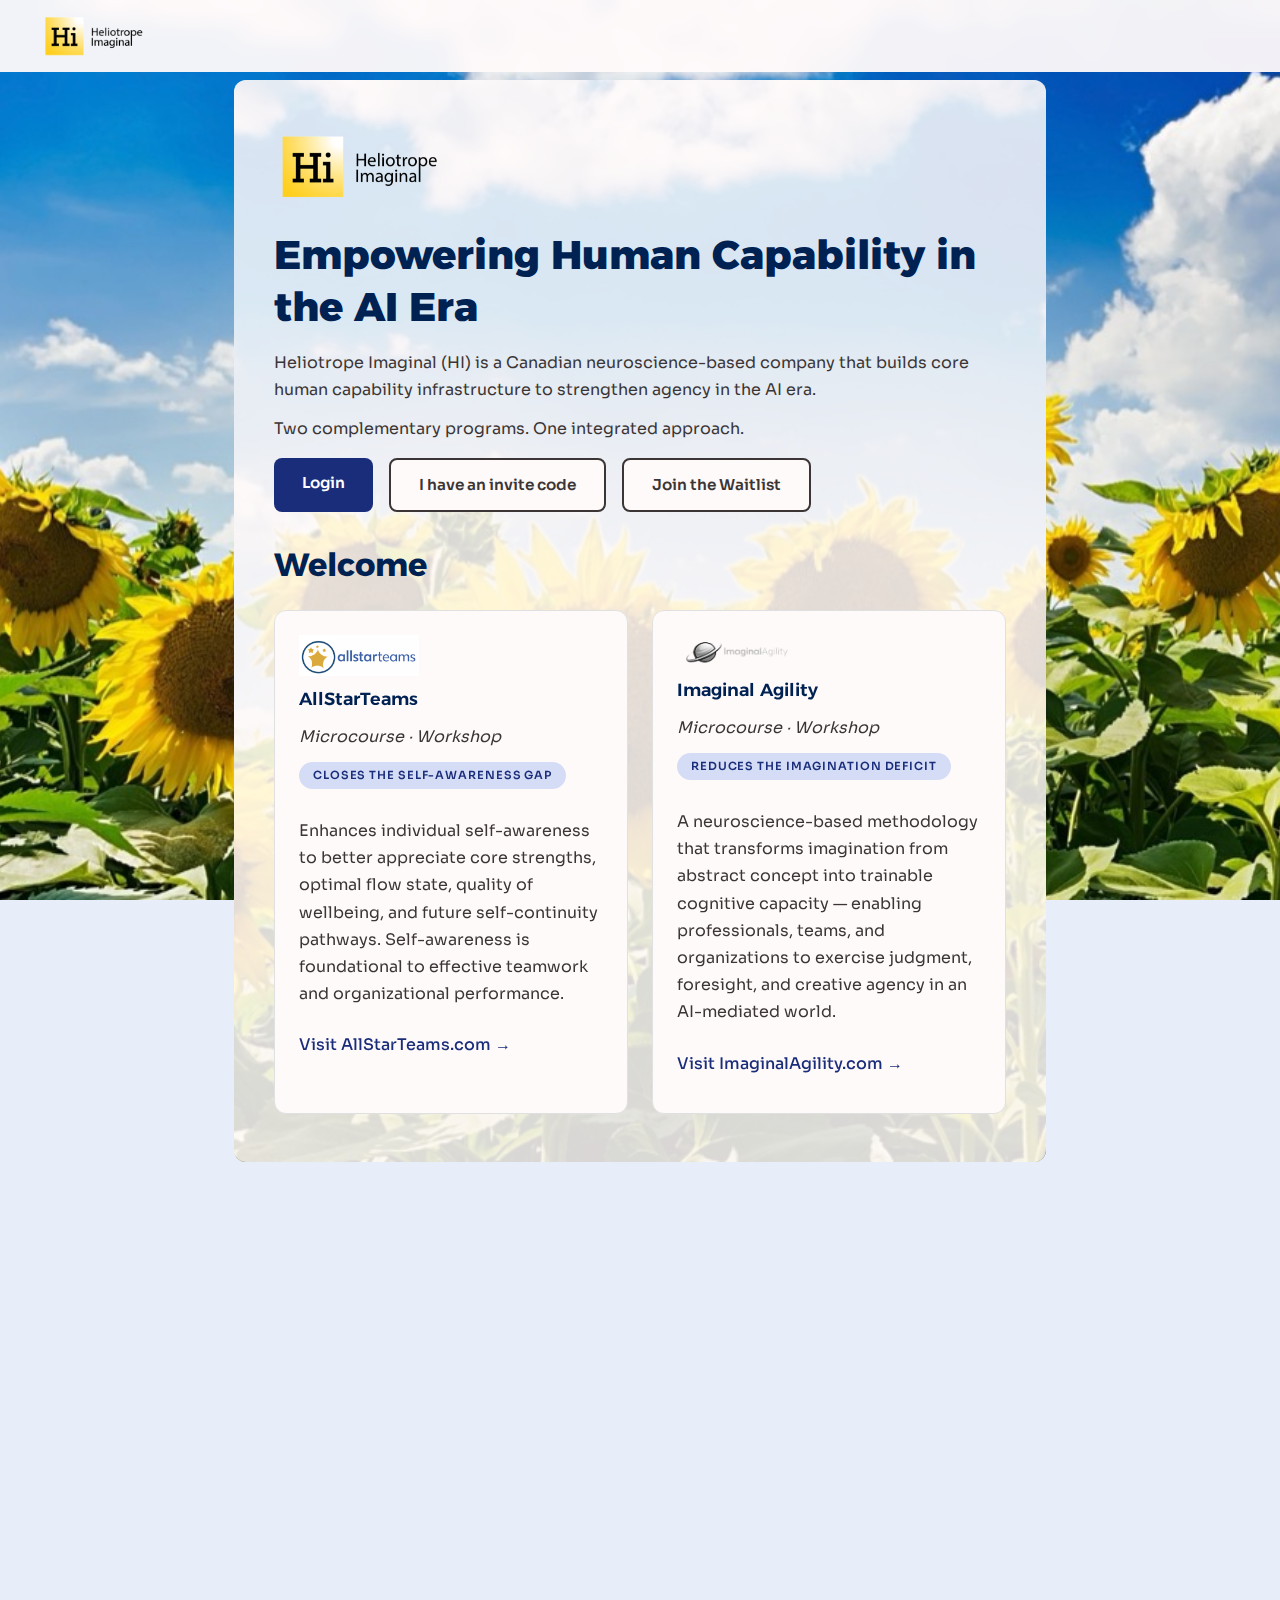
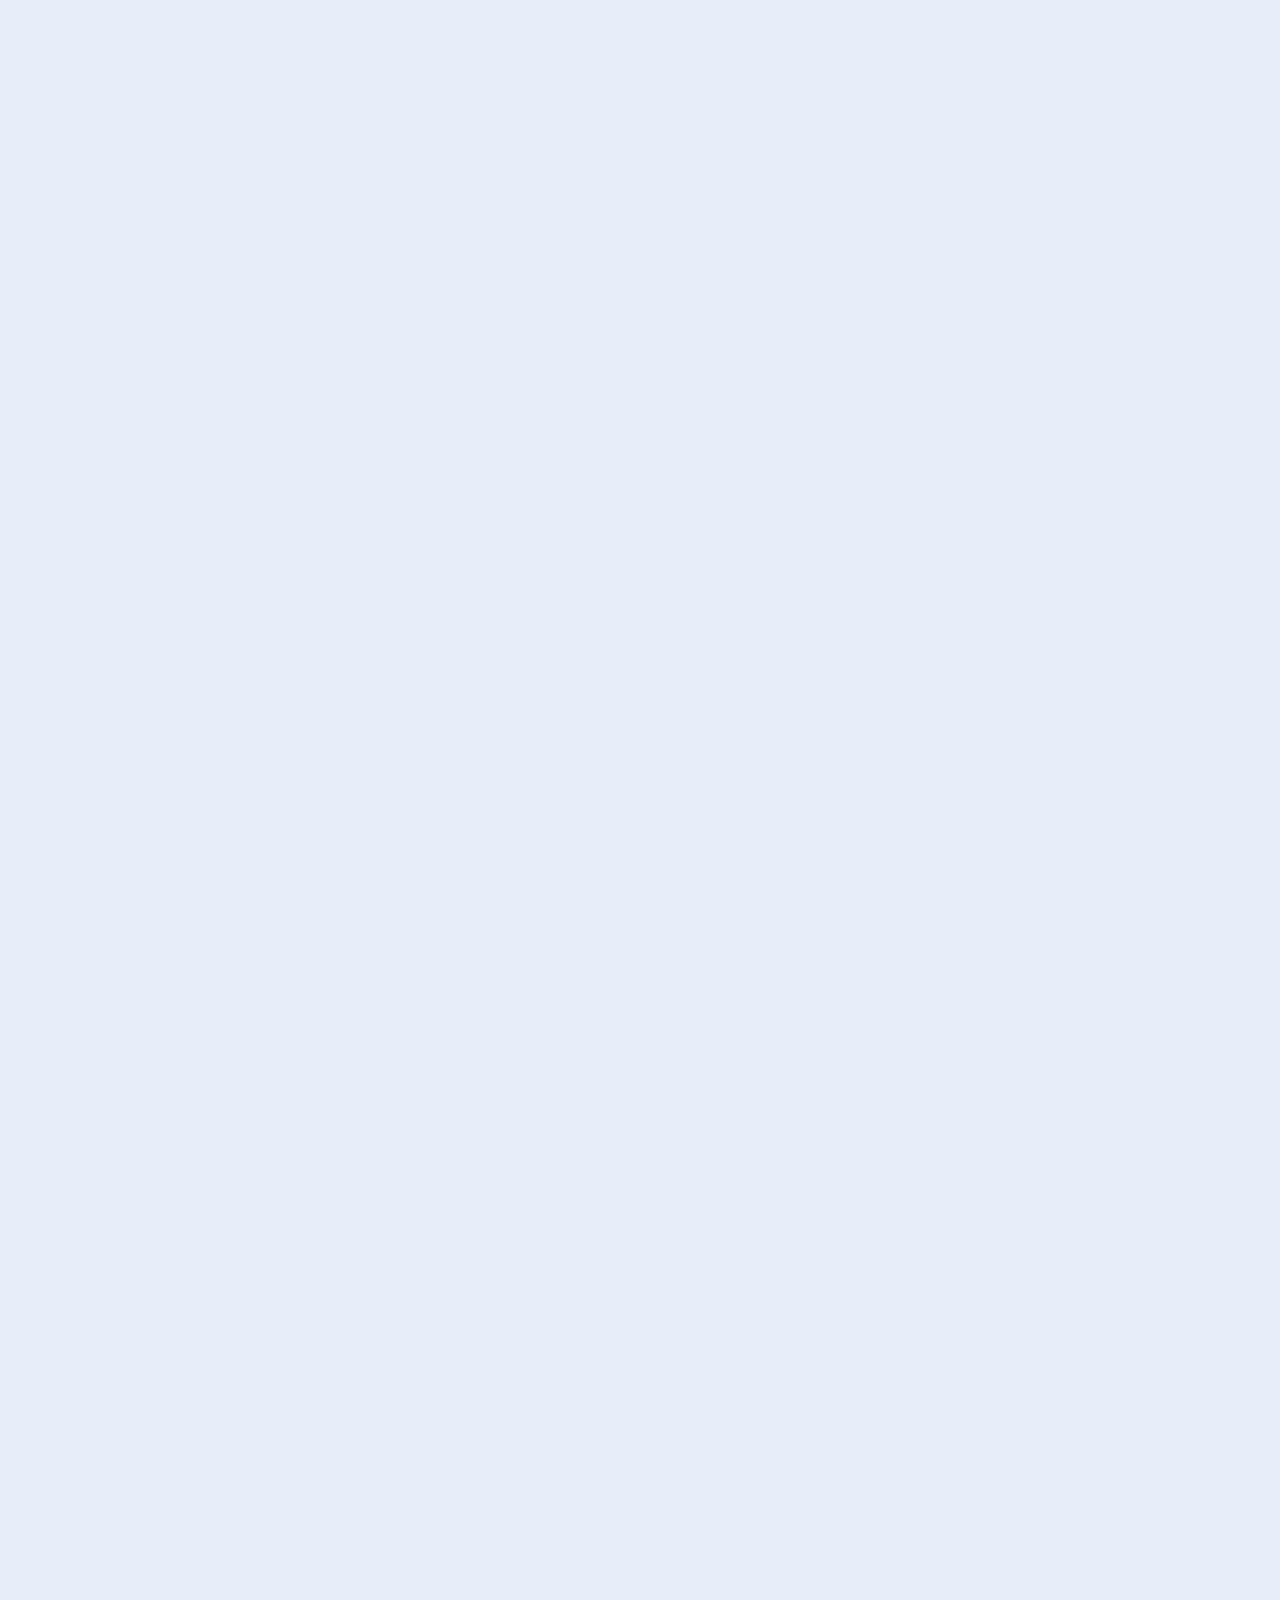
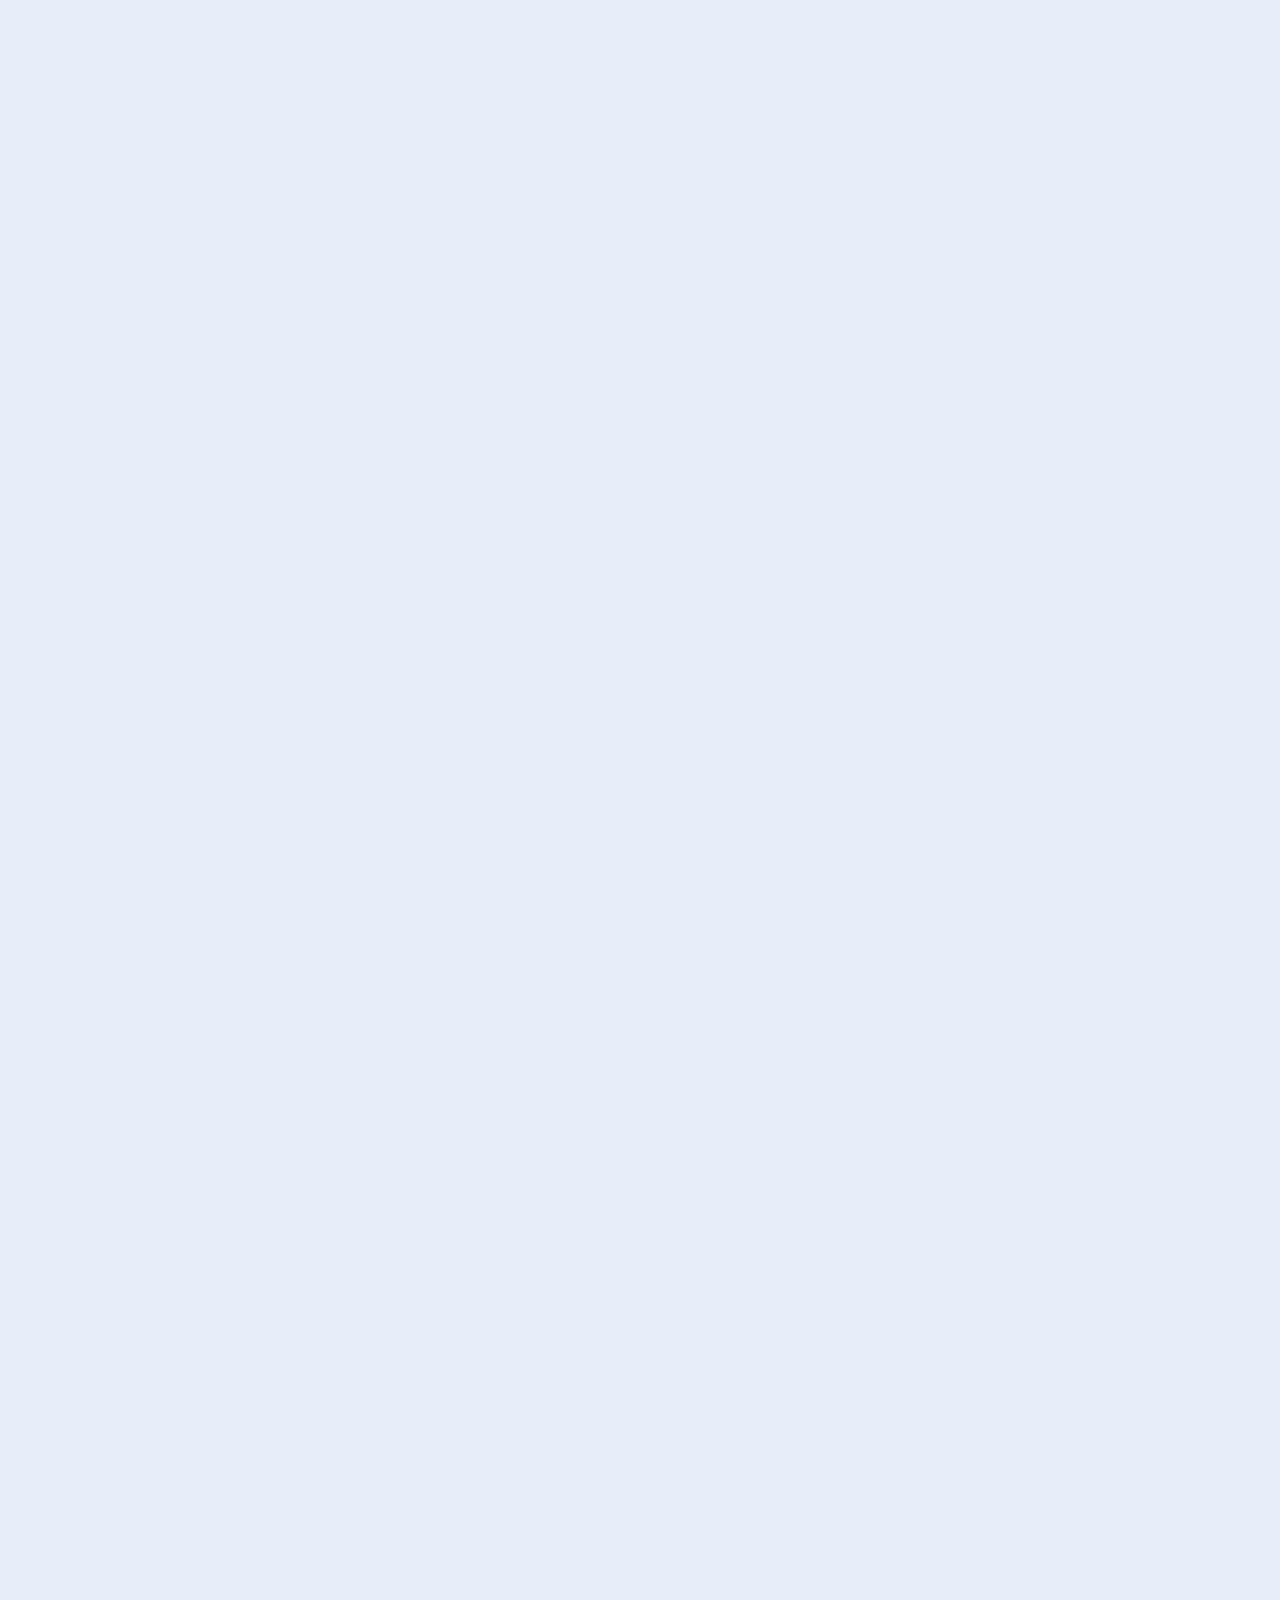
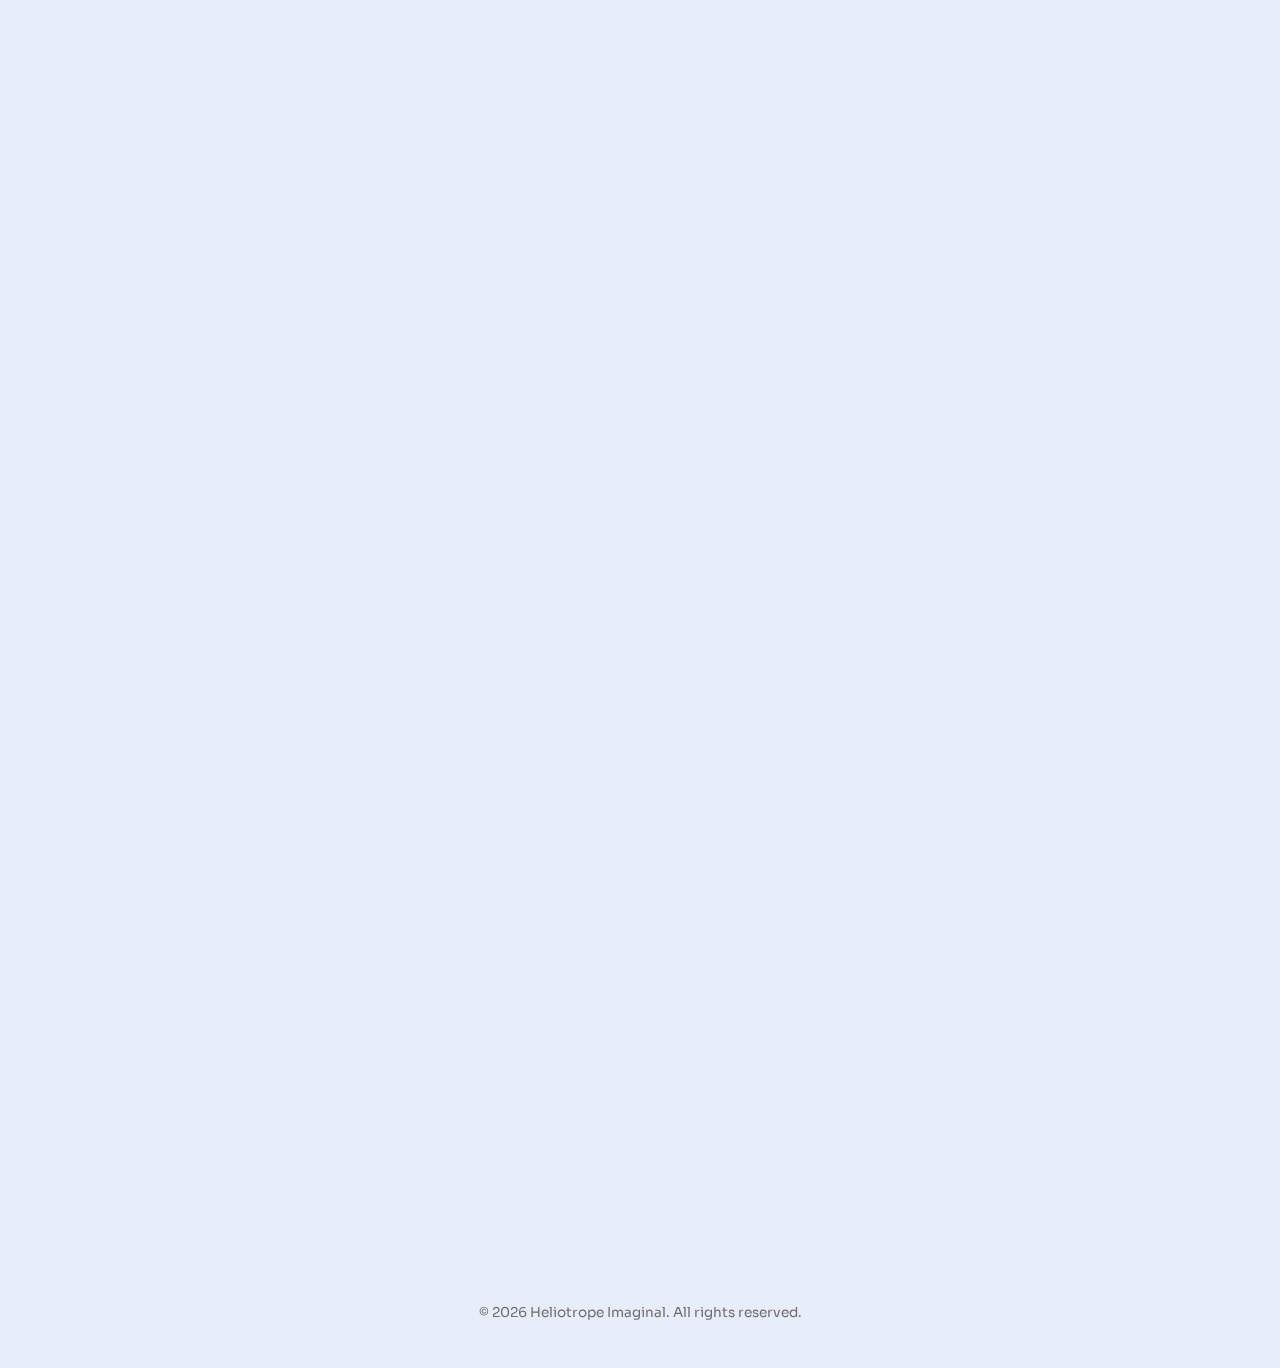
<file: newsite/index.html>
<!DOCTYPE html>
<html lang="en">
<head>
  <meta charset="UTF-8">
  <meta name="viewport" content="width=device-width, initial-scale=1.0">
  <title>Heliotrope Imaginal — Empowering Human Capability in the AI Era</title>
  <meta name="description" content="Heliotrope Imaginal builds core human capability infrastructure to strengthen agency in the AI era through AllStarTeams and Imaginal Agility programs.">
  <link rel="preconnect" href="https://fonts.googleapis.com">
  <link rel="preconnect" href="https://fonts.gstatic.com" crossorigin>
  <link href="https://fonts.googleapis.com/css2?family=Alexandria:wght@400;600;700;800&family=Sora:wght@300;400;500;600&display=swap" rel="stylesheet">
  <link rel="stylesheet" href="https://unpkg.com/aos@2.3.1/dist/aos.css">
  <link rel="stylesheet" href="style.css">
</head>
<body>

  <!-- Navbar -->
  <nav class="navbar">
    <img src="images/Heliotrope-Imaginal-logo.horizongal.black-text.png" alt="Heliotrope Imaginal" class="navbar-logo" width="600" height="256">
  </nav>

  <div class="page-wrapper">

    <!-- ════════════════════════════════
         CARD 1 — HERO
         ════════════════════════════════ -->
    <section class="hero-section">
      <div class="hero-overlay">
        <img src="images/Heliotrope-Imaginal-logo.horizongal.black-text.png" alt="Heliotrope Imaginal" class="hero-logo" width="600" height="256" loading="lazy">

        <h1>Empowering Human Capability in the AI Era</h1>

        <p>Heliotrope Imaginal (HI) is a Canadian neuroscience-based company that builds core human capability infrastructure to strengthen agency in the AI era.</p>

        <p>Two complementary programs. One integrated approach.</p>

        <div class="button-group" style="justify-content: flex-start; margin-top: 16px; margin-bottom: 32px;">
          <a href="#" class="btn btn-solid">Login</a>
          <a href="#" class="btn btn-outline">I have an invite code</a>
          <a href="#" class="btn btn-outline">Join the Waitlist</a>
        </div>

        <h2>Welcome</h2>

        <div class="program-grid" data-aos="fade-up">
          <!-- AllStarTeams -->
          <div class="program-card">
            <img src="images/new-ast-logo.png" alt="AllStarTeams" width="400" height="137" loading="lazy">
            <h4>AllStarTeams</h4>
            <p class="italic">Microcourse &middot; Workshop</p>
            <div class="label-group">
              <span class="label">Closes the Self-Awareness Gap</span>
            </div>
            <p>Enhances individual self-awareness to better appreciate core strengths, optimal flow state, quality of wellbeing, and future self-continuity pathways. Self-awareness is foundational to effective teamwork and organizational performance.</p>
            <p><a href="https://AllStarTeams.com" target="_blank" rel="noopener noreferrer">Visit AllStarTeams.com &rarr;</a></p>
          </div>

          <!-- Imaginal Agility -->
          <div class="program-card">
            <img src="images/IA-NEW-LOGO.png" alt="Imaginal Agility" width="525" height="141" loading="lazy">
            <h4>Imaginal Agility</h4>
            <p class="italic">Microcourse &middot; Workshop</p>
            <div class="label-group">
              <span class="label">Reduces the Imagination Deficit</span>
            </div>
            <p>A neuroscience-based methodology that transforms imagination from abstract concept into trainable cognitive capacity — enabling professionals, teams, and organizations to exercise judgment, foresight, and creative agency in an AI-mediated world.</p>
            <p><a href="https://ImaginalAgility.com" target="_blank" rel="noopener noreferrer">Visit ImaginalAgility.com &rarr;</a></p>
          </div>
        </div>
      </div>
    </section>

    <!-- ════════════════════════════════
         CARD 2 — THE CHALLENGE
         ════════════════════════════════ -->
    <section class="card-section" data-aos="fade-up">
      <div class="label-group">
        <span class="label">The Challenge</span>
      </div>

      <h2>Human Agency Is Eroding. It's Reversible</h2>

      <p>Despite massive investments in technology and training, the fundamental human capabilities that drive collaboration, performance, and innovation continue to decline. Heliotrope Imaginal addresses the root causes — not the symptoms.</p>

      <div class="stat-grid" data-aos="fade-up">
        <div class="stat-card">
          <div class="stat-number">95%</div>
          <h4>of people believe they're self-aware.</h4>
          <p>Only 12% actually are.</p>
        </div>
        <div class="stat-card">
          <div class="stat-number">70%</div>
          <h4>of the global workforce is disengaged,</h4>
          <p>costing $8.8 trillion in lost productivity.</p>
        </div>
        <div class="stat-card">
          <div class="stat-number">1 in 4</div>
          <h4>employees are truly thriving.</h4>
          <p>The vast majority are not at their potential.</p>
        </div>
      </div>

      <p>The solution isn't more technology. It's more human capability — deliberately developed.</p>
    </section>

    <!-- ════════════════════════════════
         CARD 3 — VIDEO OVERVIEW
         ════════════════════════════════ -->
    <section class="card-section" data-aos="fade-up">
      <div class="label-group">
        <span class="label">Heliotrope Imaginal Overview</span>
      </div>

      <h2>Two-Part Harmony</h2>

      <p>Watch our overview to understand how AllStarTeams and Imaginal Agility work together as one integrated platform for building human capability in the AI era.</p>

      <h3>Heliotrope Imaginal Overview Video</h3>

      <div class="video-wrapper">
        <iframe src="https://www.youtube.com/embed/kAovkgp7tJU?rel=0" allowfullscreen loading="lazy" title="Heliotrope Imaginal Overview Video"></iframe>
      </div>
    </section>

    <!-- ════════════════════════════════
         CARD 4 — TEAM / FACILITATORS
         ════════════════════════════════ -->
    <section class="card-section" data-aos="fade-up">
      <div class="label-group">
        <span class="label">Our Team</span>
      </div>

      <h2>Global Facilitators</h2>

      <p>Our network of certified facilitators are trained and equipped to deploy both AllStarTeams and Imaginal Agility programs — bringing human capability development to individuals, teams, and organizations worldwide.</p>

      <!-- Facilitator 1 — Dr. Lejla Bilal -->
      <hr class="facilitator-divider">
      <div class="facilitator-grid" data-aos="fade-up">
        <img src="images/lejla-bilal.jpeg" alt="Dr. Lejla Bilal" class="facilitator-photo" width="400" height="400" loading="lazy">
        <div class="facilitator-bio">
          <h4>Dr. Lejla Bilal</h4>
          <p class="italic">Leadership Development &amp; Facilitation &middot; Toronto, Canada</p>
          <p>With 15+ years of cross-sector experience spanning private industry, nonprofits, and academia, Lejla brings a unique blend of practical insight and academic rigor to organizational development. A certified LPI&reg; Coach and Team Coaching Facilitator, she specializes in leadership development, organizational change management, and workshop facilitation across global contexts.</p>
          <p><a href="https://linkedin.com/in/lejlabilal" target="_blank" rel="noopener noreferrer">linkedin.com/in/lejlabilal</a></p>
          <div class="label-group">
            <span class="label">AllStarTeams &middot; Imaginal Agility</span>
          </div>
        </div>
      </div>

      <!-- Facilitator 2 — Dr Rachel Masika -->
      <hr class="facilitator-divider">
      <div class="facilitator-grid" data-aos="fade-up">
        <img src="images/rachel.png" alt="Dr Rachel Masika" class="facilitator-photo" width="400" height="400" loading="lazy">
        <div class="facilitator-bio">
          <h4>Dr Rachel Masika</h4>
          <p class="italic">Global Development Consultant &middot; Hove, England, UK</p>
          <p>An independent global development specialist with 20+ years of experience spanning gender, international development, higher education, and ESG strategy. A published author with 44+ academic publications, Dr Masika has consulted for the United Nations, British Council, Oxfam, and Action Aid, and held senior research and lecturing roles at the University of Brighton, University of Sussex, and LSE.</p>
          <p><a href="https://linkedin.com/in/dr-rachel-masika-b32bb912" target="_blank" rel="noopener noreferrer">linkedin.com/in/dr-rachel-masika-b32bb912</a></p>
          <div class="label-group">
            <span class="label">AllStarTeams &middot; Imaginal Agility</span>
          </div>
        </div>
      </div>

      <!-- Facilitator 3 — Gianluca Gambatesa -->
      <hr class="facilitator-divider">
      <div class="facilitator-grid" data-aos="fade-up">
        <img src="images/Gianluca-Gambatesa.jpeg" alt="Gianluca Gambatesa" class="facilitator-photo" width="400" height="400" loading="lazy">
        <div class="facilitator-bio">
          <h4>Gianluca Gambatesa</h4>
          <p class="italic">Foresight Advisor &amp; Innovation Facilitator &middot; Bologna, Italy</p>
          <p>A consultant and facilitator working at the intersection of foresight, collaboration dynamics, and organizational complexity, Gianluca serves as Director of Innovation at AllStarTeams and Global Foresight Advisor at the Global Foresight Advisory Council (GFAC). Co-founder of alibi.design and Complexity Surfers, he designs participatory processes and anticipatory strategies that help organizations and teams intentionally navigate complexity and uncertainty.</p>
          <p><a href="https://linkedin.com/in/srggambatesa" target="_blank" rel="noopener noreferrer">linkedin.com/in/srggambatesa</a></p>
          <div class="label-group">
            <span class="label">AllStarTeams &middot; Imaginal Agility</span>
          </div>
        </div>
      </div>

      <!-- Facilitator 4 — Brad Topliff -->
      <hr class="facilitator-divider">
      <div class="facilitator-grid" data-aos="fade-up">
        <img src="images/Brad-Topliff.jpeg" alt="Brad Topliff" class="facilitator-photo" width="400" height="400" loading="lazy">
        <div class="facilitator-bio">
          <h4>Brad Topliff</h4>
          <p class="italic">Product Strategy &amp; Human-AI Collaboration &middot; San Mateo, California, USA</p>
          <p>A product strategist and consultant working at the intersection of team dynamics, workplace performance, and technology, Brad serves as Product Strategy &amp; Development lead at Heliotrope Imaginal. With 15+ years at TIBCO leading enterprise transformation across 5,000+ employees, and deep expertise in go-to-market strategy, organizational design, and human-AI collaboration, he specializes in translating complex human capability frameworks into scalable, adoptable solutions.</p>
          <p><a href="https://linkedin.com/in/bradtopliff" target="_blank" rel="noopener noreferrer">linkedin.com/in/bradtopliff</a></p>
          <div class="label-group">
            <span class="label">AllStarTeams &middot; Imaginal Agility</span>
          </div>
        </div>
      </div>

      <!-- Facilitator 5 — Cassio Reis -->
      <hr class="facilitator-divider">
      <div class="facilitator-grid" data-aos="fade-up">
        <img src="images/cassio.png" alt="Cassio Reis" class="facilitator-photo" width="400" height="400" loading="lazy">
        <div class="facilitator-bio">
          <h4>Cassio Reis, PMP</h4>
          <p class="italic">Senior Program Manager &amp; PMI Facilitator &middot; Winnipeg, Manitoba, Canada</p>
          <p>A senior program manager with 15+ years leading complex, cross-functional programs across software, hardware, energy, and international development, Cassio brings deep expertise in Agile/Scrum, PMO governance, and organizational transformation. A certified PMP and Director of Governance at PMI Manitoba, he has led enterprise programs at Petrobras, Halliburton, Atos, and ERLPhase — and is currently pursuing a Master's in Digital Transformation and Innovation at the University of Ottawa.</p>
          <p><a href="https://linkedin.com/in/cassio-reis" target="_blank" rel="noopener noreferrer">linkedin.com/in/cassio-reis</a></p>
          <div class="label-group">
            <span class="label">AllStarTeams &middot; Imaginal Agility</span>
          </div>
        </div>
      </div>

      <!-- Facilitator 6 — Mark Tippin -->
      <hr class="facilitator-divider">
      <div class="facilitator-grid" data-aos="fade-up">
        <img src="images/Mark-Tippin.jpeg" alt="Mark Tippin" class="facilitator-photo" width="400" height="400" loading="lazy">
        <div class="facilitator-bio">
          <h4>Mark Tippin</h4>
          <p class="italic">Visual Collaboration &amp; Facilitation Design &middot; Wilsonville, Oregon, USA</p>
          <p>A human-centered design leader and Director of Strategic Next Practices at MURAL, Mark brings 30+ years of experience at the intersection of imagination, collaboration, and design thinking. A certified Lead Instructor at the LUMA Institute and Co-Founder of Free Your Imagination, he has led learning experience and content design initiatives at MURAL, Autodesk, and Kinetix — helping teams and organizations develop the visual thinking and facilitation capabilities needed to thrive in complex, distributed environments.</p>
          <p><a href="https://linkedin.com/in/marktippin" target="_blank" rel="noopener noreferrer">linkedin.com/in/marktippin</a></p>
          <div class="label-group">
            <span class="label">AllStarTeams &middot; Imaginal Agility</span>
          </div>
        </div>
      </div>
    </section>

    <!-- ════════════════════════════════
         CARD 5 — GET STARTED (CTA)
         ════════════════════════════════ -->
    <section class="card-section" data-aos="fade-up">
      <div class="label-group">
        <span class="label">Get Started</span>
      </div>

      <h2>Ready to Strengthen Human Capability in Your Organization?</h2>

      <p style="text-align: center;">Whether you're an individual professional, team leader, or enterprise — Heliotrope Imaginal has a pathway for you.</p>

      <div class="cta-grid" data-aos="fade-up">
        <a href="https://Allstarteams.com" target="_blank" rel="noopener noreferrer" class="cta-card">
          <h4>Explore AllStarTeams</h4>
          <p>Close the self-awareness gap. Start with the 90-minute microcourse.</p>
        </a>
        <a href="https://ImaginalAgility.com" target="_blank" rel="noopener noreferrer" class="cta-card">
          <h4>Explore Imaginal Agility</h4>
          <p>Strengthen imagination as a disciplined professional capability.</p>
        </a>
        <a href="https://heliotropeimaginal.com" target="_blank" rel="noopener noreferrer" class="cta-card">
          <h4>Contact Heliotrope Imaginal</h4>
          <p>Learn about enterprise solutions, partnerships, and consulting.</p>
        </a>
      </div>

    </section>

    <!-- Footer -->
    <footer class="footer">
      <p>&copy; 2026 Heliotrope Imaginal. All rights reserved.</p>
    </footer>

  </div>

  <!-- AOS scroll animation library -->
  <script src="https://unpkg.com/aos@2.3.1/dist/aos.js"></script>
  <script>
    AOS.init({ duration: 700, once: true });
  </script>
</body>
</html>
</file>
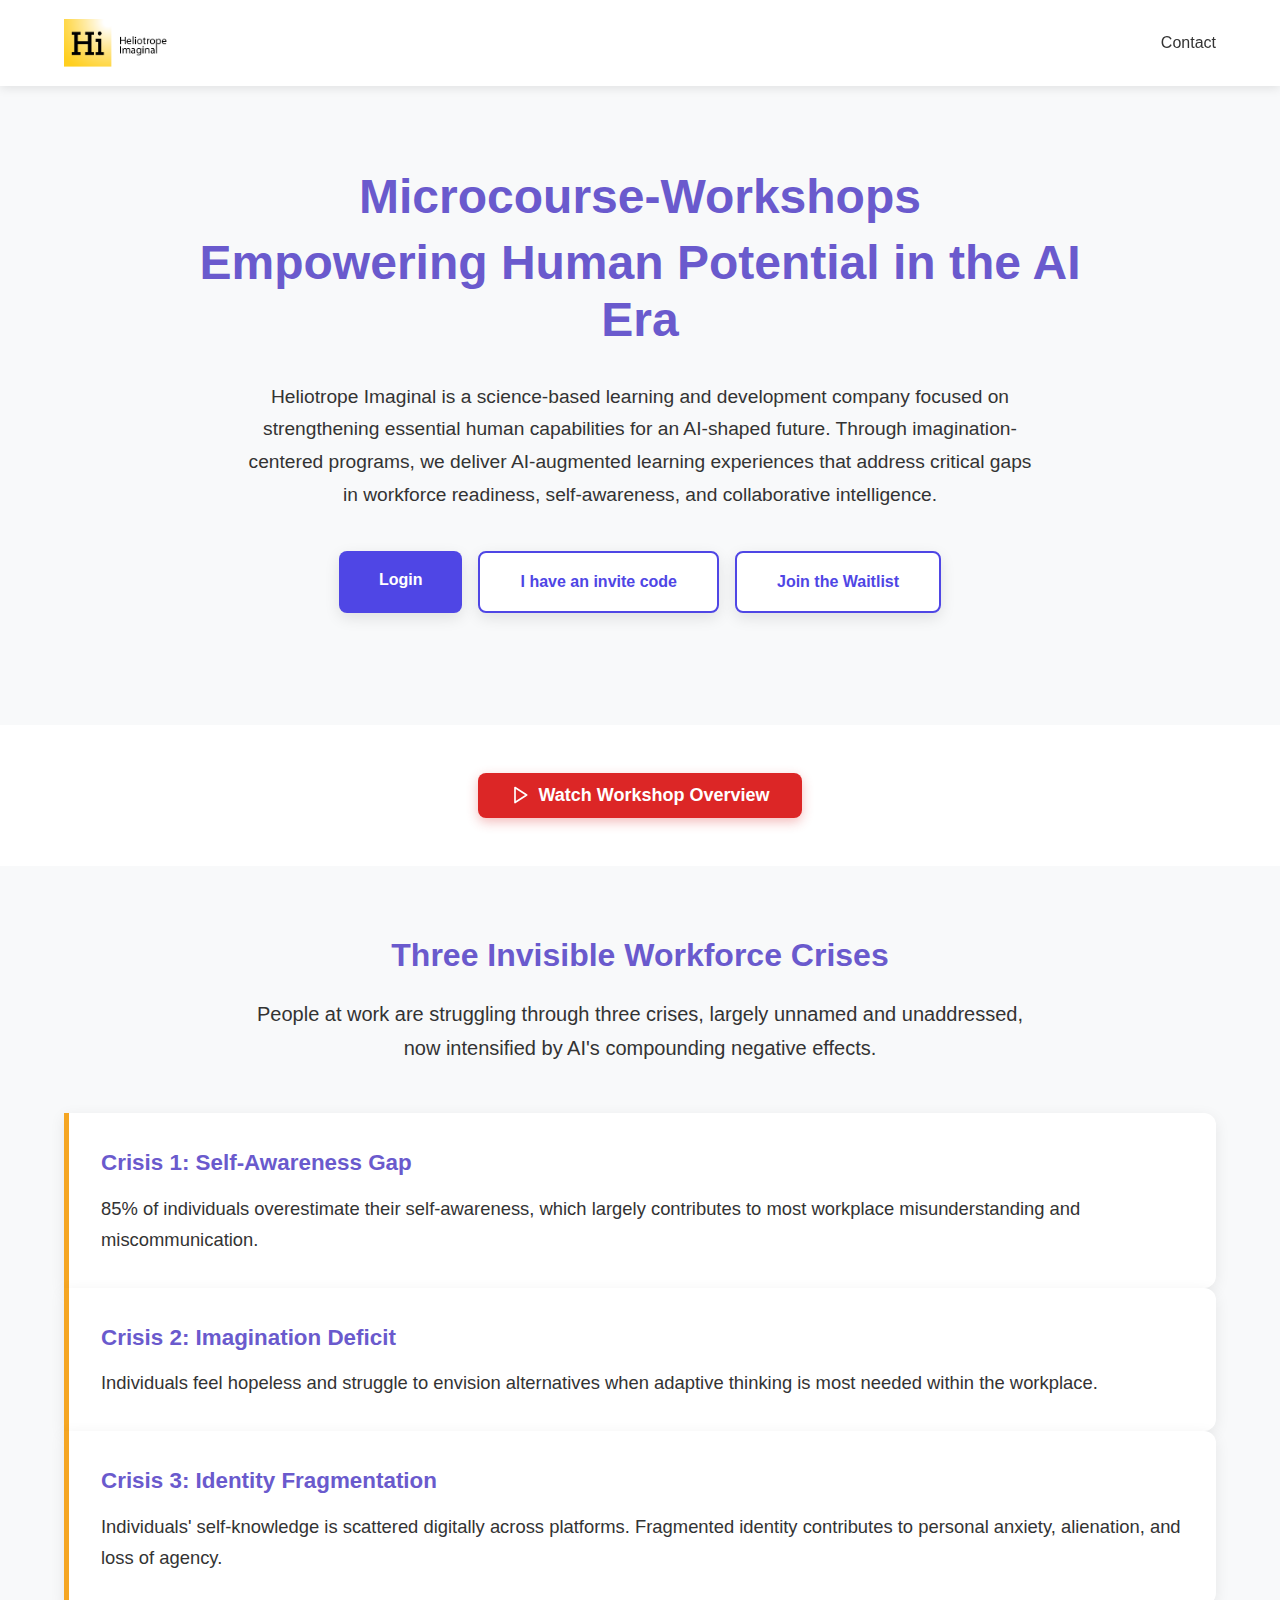
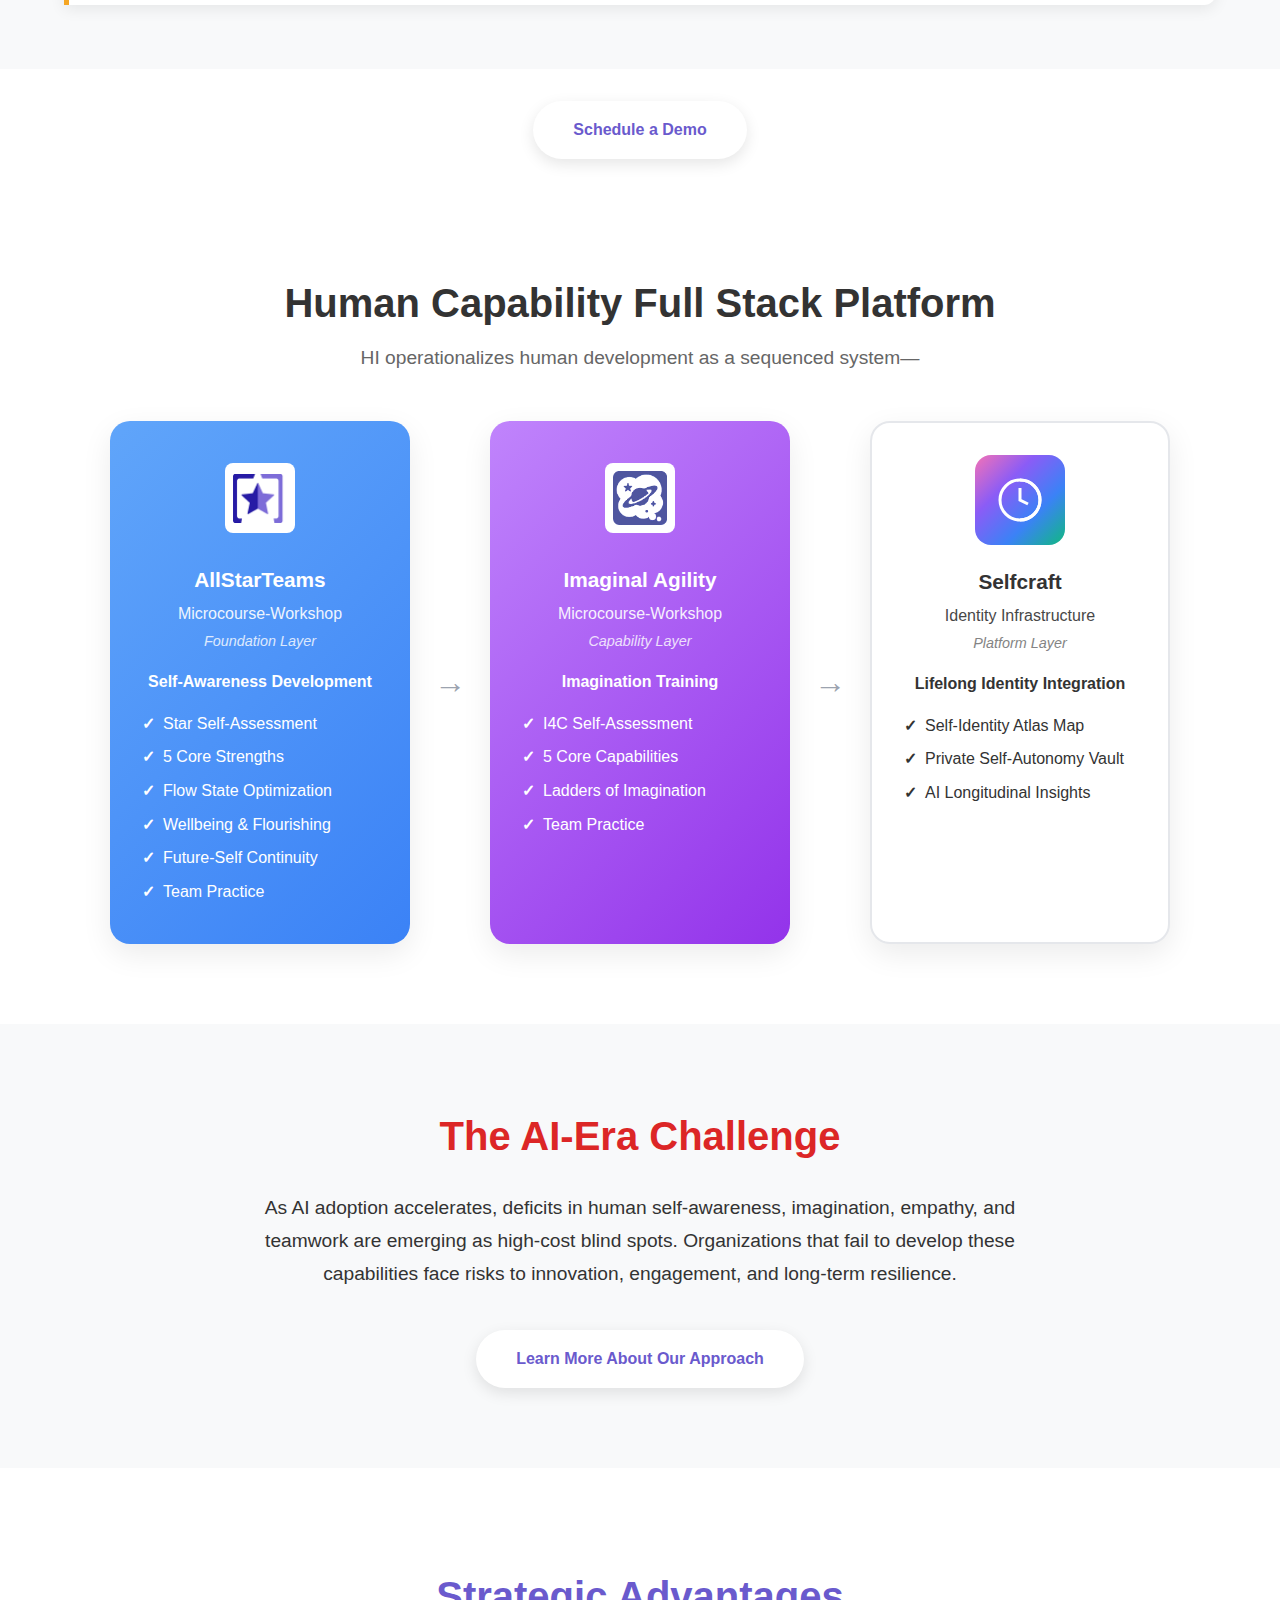
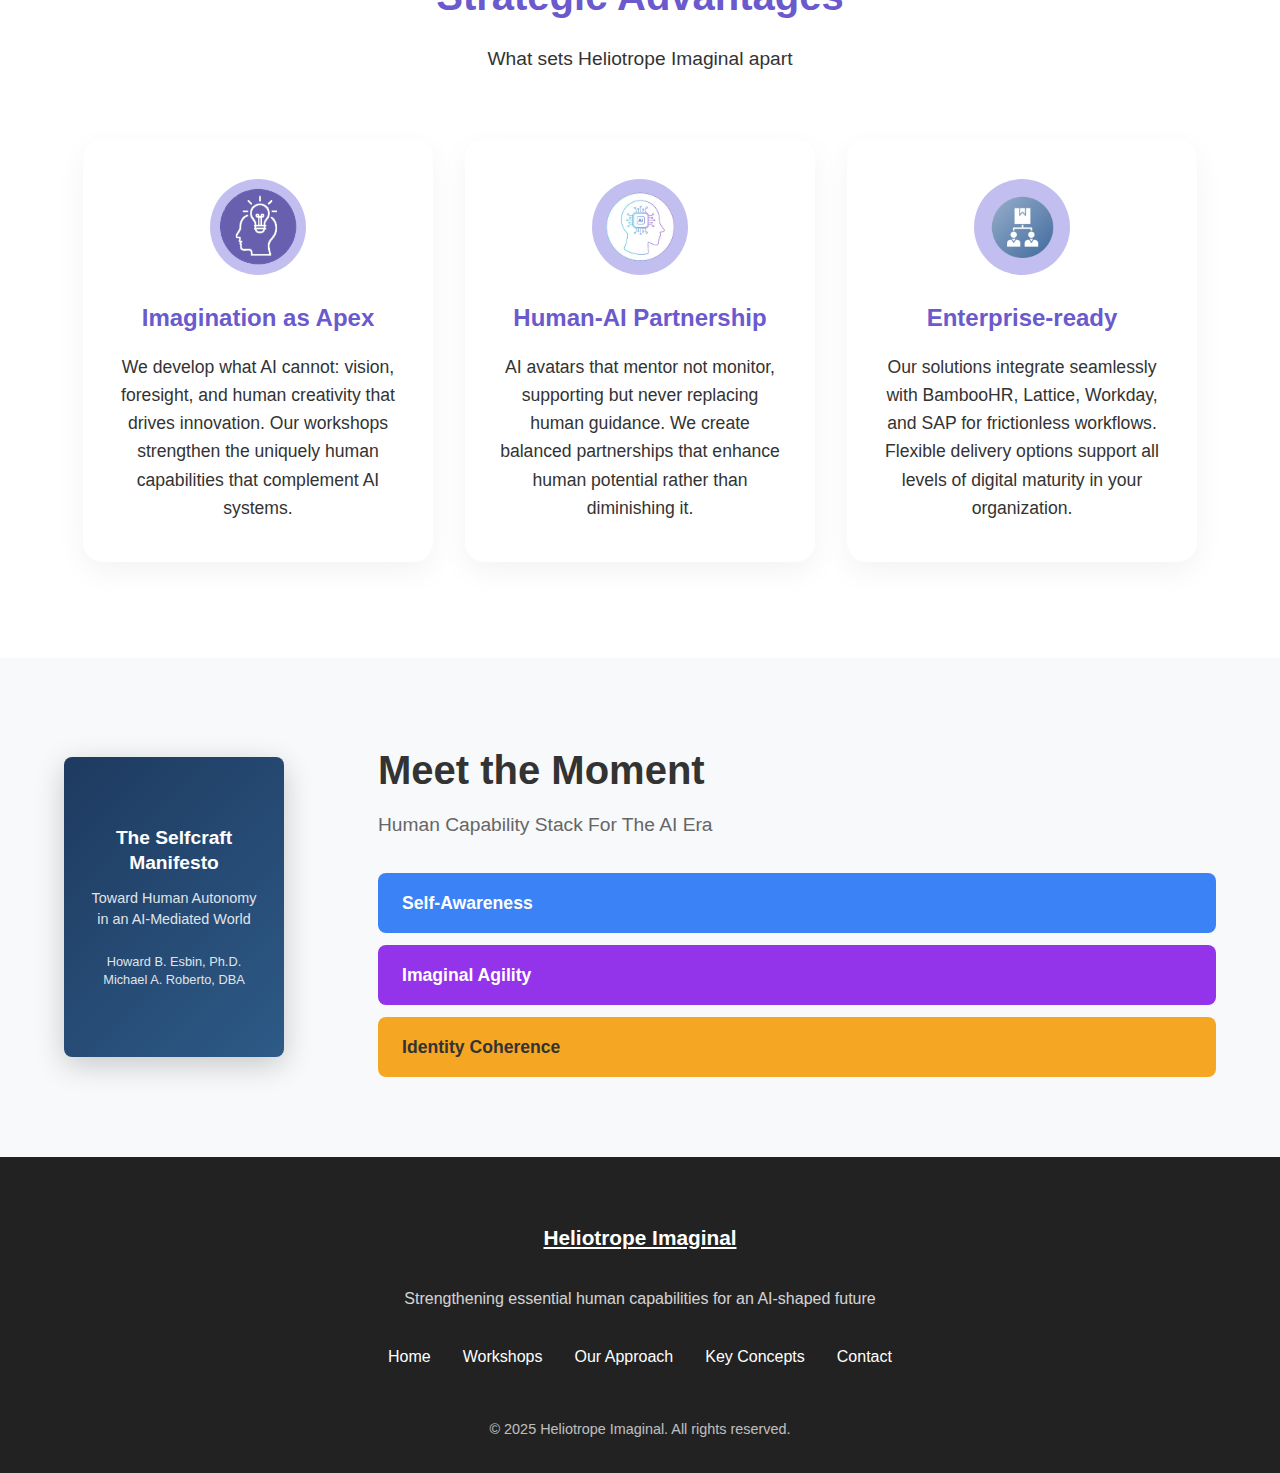
<file: redesign2/index.html>
<!DOCTYPE html>
<html lang="en">
<head>
    <meta charset="UTF-8">
    <meta name="viewport" content="width=device-width, initial-scale=1.0">
    <title>Heliotrope Imaginal | Human Capabilities for the AI Era</title>
    <style>
        :root {
            --primary: #6a5acd;
            --primary-light: #c3bef0;
            --primary-dark: #4a3a8c;
            --secondary: #ef6c00;
            --gold: #f5a623;
            --gold-light: #fef3c7;
            --text: #333333;
            --text-light: #666666;
            --light-bg: #f8f9fa;
            --white: #ffffff;
            --dark: #222222;
            --gradient: linear-gradient(135deg, var(--primary), #4a3e9b);
            --indigo: #4f46e5;
            --indigo-light: #eef2ff;
            --purple: #9333ea;
            --purple-light: #faf5ff;
            --blue: #3b82f6;
            --blue-light: #dbeafe;
        }

        * {
            margin: 0;
            padding: 0;
            box-sizing: border-box;
            font-family: 'Inter', -apple-system, BlinkMacSystemFont, 'Segoe UI', Roboto, Oxygen, Ubuntu, Cantarell, sans-serif;
        }

        body {
            color: var(--text);
            line-height: 1.6;
            overflow-x: hidden;
        }

        .container {
            width: 90%;
            max-width: 1200px;
            margin: 0 auto;
        }

        /* ========== HEADER - EXACT FROM ORIGINAL ========== */
        header {
            background: var(--white);
            position: fixed;
            width: 100%;
            top: 0;
            z-index: 1000;
            box-shadow: 0 2px 10px rgba(0,0,0,0.1);
        }

        nav {
            display: flex;
            justify-content: space-between;
            align-items: center;
            padding: 1.2rem 0;
        }

        .logo {
            display: flex;
            align-items: center;
            text-decoration: none;
        }

        .logo-img {
            width: auto;
            height: 48px;
            display: block;
        }

        .nav-links {
            display: flex;
            gap: 2.5rem;
        }

        .nav-links a {
            text-decoration: none;
            color: var(--text);
            font-weight: 500;
            position: relative;
            transition: color 0.3s;
        }

        .nav-links a:hover {
            color: var(--primary);
        }

        .nav-links a::after {
            content: '';
            position: absolute;
            bottom: -5px;
            left: 0;
            width: 0;
            height: 2px;
            background: var(--primary);
            transition: width 0.3s;
        }

        .nav-links a:hover::after {
            width: 100%;
        }

        /* ========== HERO SECTION ========== */
        .hero {
            background: var(--light-bg);
            color: var(--text);
            padding: 6rem 0 4rem;
            margin-top: 72px;
        }

        .hero-content {
            max-width: 900px;
            margin: 0 auto;
            text-align: center;
        }

        .hero-welcome {
            font-size: 3rem;
            color: var(--text);
            margin-bottom: 0.5rem;
            font-weight: 400;
        }

        .hero-title {
            font-size: 3rem;
            line-height: 1.2;
            margin-bottom: 0.5rem;
            font-weight: 800;
            color: var(--primary);
        }

        .hero-subtitle {
            font-size: 3rem;
            line-height: 1.2;
            color: var(--primary);
            margin-bottom: 2rem;
            font-weight: 800;
        }

        .hero-description {
            font-size: 1.2rem;
            color: var(--text);
            max-width: 800px;
            margin: 0 auto 2.5rem;
            line-height: 1.7;
        }

        /* ========== BUTTONS - EXACT FROM ORIGINAL ========== */
        .btn {
            display: inline-block;
            background: var(--white);
            color: var(--primary);
            padding: 1rem 2.5rem;
            border-radius: 50px;
            text-decoration: none;
            font-weight: 600;
            transition: all 0.3s;
            box-shadow: 0 5px 15px rgba(0,0,0,0.1);
        }

        .btn:hover {
            transform: translateY(-3px);
            box-shadow: 0 8px 25px rgba(0,0,0,0.15);
        }

        .btn-secondary {
            background: var(--secondary);
            color: var(--white);
        }

        .btn-group {
            display: flex;
            justify-content: center;
            gap: 1rem;
            margin-bottom: 3rem;
            flex-wrap: wrap;
        }

        .btn-primary {
            background: var(--indigo);
            color: var(--white);
            border-radius: 8px;
        }

        .btn-primary:hover {
            background: #4338ca;
            transform: translateY(-2px);
            box-shadow: 0 8px 20px rgba(79, 70, 229, 0.3);
        }

        .btn-outline {
            background: var(--white);
            color: var(--indigo);
            border: 2px solid var(--indigo);
            border-radius: 8px;
        }

        .btn-outline:hover {
            background: var(--indigo-light);
            transform: translateY(-2px);
        }

        /* ========== VIDEO BUTTON - EXACT FROM ORIGINAL ========== */
        .video-section {
            text-align: center;
            padding: 3rem 0;
            background: var(--white);
        }

        .btn-video {
            display: inline-flex;
            align-items: center;
            gap: 0.5rem;
            background: #dc2626;
            color: var(--white);
            padding: 0.75rem 2rem;
            border-radius: 8px;
            text-decoration: none;
            font-weight: 600;
            font-size: 1.125rem;
            border: none;
            cursor: pointer;
            transition: all 0.3s;
            box-shadow: 0 4px 12px rgba(220, 38, 38, 0.3);
        }

        .btn-video:hover {
            background: #b91c1c;
            transform: translateY(-2px);
            box-shadow: 0 6px 16px rgba(220, 38, 38, 0.4);
        }

        .btn-video svg {
            width: 20px;
            height: 20px;
        }

        /* ========== THREE CRISES SECTION ========== */
        .crises-section {
            background: var(--light-bg);
            padding: 4rem 0;
        }

        .crises-title {
            font-size: 2rem;
            font-weight: 700;
            color: var(--primary);
            margin-bottom: 1rem;
            text-align: center;
        }

        .crises-subtitle {
            font-size: 1.25rem;
            color: var(--text);
            margin-bottom: 3rem;
            line-height: 1.7;
            text-align: center;
            max-width: 800px;
            margin-left: auto;
            margin-right: auto;
        }

        .crises-grid {
            display: grid;
            grid-template-columns: repeat(auto-fit, minmax(300px, 1fr));
            gap: 1.5rem;
            max-width: 1000px;
            margin: 0 auto;
        }

        .crisis-box {
            background: var(--white);
            border-left: 5px solid var(--gold);
            padding: 2rem;
            border-radius: 0 12px 12px 0;
            box-shadow: 0 4px 15px rgba(0,0,0,0.08);
            transition: transform 0.3s, box-shadow 0.3s;
        }

        .crisis-box:hover {
            transform: translateY(-5px);
            box-shadow: 0 8px 25px rgba(0,0,0,0.12);
        }

        .crisis-box h4 {
            font-size: 1.4rem;
            font-weight: 700;
            color: var(--primary);
            margin-bottom: 0.75rem;
        }

        .crisis-box p {
            font-size: 1.15rem;
            color: var(--text);
            margin: 0;
            line-height: 1.7;
        }

        /* ========== PLATFORM SECTION ========== */
        .platform-section {
            padding: 5rem 0;
            background: var(--white);
            text-align: center;
        }

        .platform-title {
            font-size: 2.5rem;
            font-weight: 700;
            color: var(--text);
            margin-bottom: 0.5rem;
        }

        .platform-subtitle {
            font-size: 1.2rem;
            color: var(--text-light);
            margin-bottom: 3rem;
        }

        .platform-cards {
            display: flex;
            justify-content: center;
            align-items: stretch;
            gap: 1.5rem;
            flex-wrap: wrap;
        }

        .platform-card {
            background: var(--white);
            border-radius: 20px;
            padding: 2rem;
            width: 300px;
            text-align: center;
            box-shadow: 0 10px 30px rgba(0,0,0,0.08);
            position: relative;
        }

        .platform-card.blue {
            background: linear-gradient(135deg, #60a5fa 0%, #3b82f6 100%);
            color: white;
        }

        .platform-card.purple {
            background: linear-gradient(135deg, #c084fc 0%, #9333ea 100%);
            color: white;
        }

        .platform-card.colorful {
            background: var(--white);
            border: 2px solid #e5e7eb;
        }

        .card-icon {
            width: 90px;
            height: 90px;
            margin: 0 auto 1.25rem;
            border-radius: 50%;
            display: flex;
            align-items: center;
            justify-content: center;
        }

        .card-icon img {
            width: 70px;
            height: 70px;
            object-fit: contain;
        }

        .card-icon-placeholder {
            width: 90px;
            height: 90px;
            margin: 0 auto 1.25rem;
            border-radius: 16px;
            background: linear-gradient(135deg, #f472b6, #8b5cf6, #3b82f6, #10b981);
            display: flex;
            align-items: center;
            justify-content: center;
        }

        .platform-card h3 {
            font-size: 1.3rem;
            font-weight: 700;
            margin-bottom: 0.25rem;
        }

        .platform-card .card-type {
            font-size: 1rem;
            opacity: 0.9;
            margin-bottom: 0.25rem;
        }

        .platform-card .card-layer {
            font-size: 0.9rem;
            opacity: 0.8;
            margin-bottom: 1rem;
            font-style: italic;
        }

        .card-focus {
            font-weight: 600;
            margin-bottom: 1rem;
            font-size: 1rem;
        }

        .platform-card ul {
            list-style: none;
            text-align: left;
            font-size: 1rem;
        }

        .platform-card ul li {
            margin-bottom: 0.5rem;
            display: flex;
            align-items: flex-start;
            gap: 0.5rem;
        }

        .platform-card ul li::before {
            content: "✓";
            font-weight: bold;
        }

        .platform-card.colorful ul li {
            color: var(--text);
        }

        .arrow-connector {
            display: flex;
            align-items: center;
            color: #9ca3af;
            font-size: 2rem;
            font-weight: 300;
        }

        /* ========== CHALLENGE SECTION ========== */
        .challenge-section {
            background: var(--light-bg);
            padding: 5rem 0;
            text-align: center;
        }

        .challenge-title {
            font-size: 2.5rem;
            font-weight: 700;
            color: #dc2626;
            margin-bottom: 1.5rem;
        }

        .challenge-text {
            font-size: 1.2rem;
            color: var(--text);
            max-width: 800px;
            margin: 0 auto 2.5rem;
            line-height: 1.7;
        }

        /* ========== SECTION TITLES - FROM ORIGINAL ========== */
        .section-title {
            text-align: center;
            margin-bottom: 4rem;
        }

        .section-title h2 {
            font-size: 2.5rem;
            color: var(--primary);
            margin-bottom: 1rem;
            font-weight: 700;
        }

        .section-title p {
            font-size: 1.2rem;
            color: var(--text);
            max-width: 600px;
            margin: 0 auto;
        }

        /* ========== STRATEGIC ADVANTAGES - FROM ORIGINAL ========== */
        .advantages-section {
            padding: 6rem 0;
            background: var(--white);
        }

        .features {
            display: flex;
            flex-wrap: wrap;
            gap: 2rem;
            justify-content: center;
            margin-top: 2rem;
        }

        .feature {
            background: var(--white);
            border-radius: 20px;
            padding: 2.5rem 2rem;
            flex: 1 1 300px;
            max-width: 350px;
            text-align: center;
            box-shadow: 0 10px 30px rgba(0,0,0,0.05);
            transition: transform 0.3s;
        }

        .feature:hover {
            transform: translateY(-10px);
        }

        .feature-icon {
            width: 96px;
            height: 96px;
            margin: 0 auto 1.5rem;
            padding: 1.2rem;
            background: var(--primary-light);
            border-radius: 50%;
            display: flex;
            align-items: center;
            justify-content: center;
        }

        .feature-icon-img {
            width: 90px;
            height: 90px;
            object-fit: contain;
            padding: 5px;
        }

        .feature h3 {
            font-size: 1.5rem;
            color: var(--primary);
            margin-bottom: 1rem;
        }

        .feature p {
            font-size: 1.1rem;
            line-height: 1.6;
        }

        /* ========== MEET THE MOMENT SECTION ========== */
        .moment-section {
            padding: 5rem 0;
            background: var(--light-bg);
        }

        .moment-grid {
            display: flex;
            align-items: center;
            gap: 4rem;
            flex-wrap: wrap;
            justify-content: center;
        }

        .moment-image {
            flex: 0 0 250px;
        }

        .book-placeholder {
            width: 220px;
            height: 300px;
            background: linear-gradient(135deg, #1e3a5f, #2d5a87);
            border-radius: 8px;
            display: flex;
            flex-direction: column;
            align-items: center;
            justify-content: center;
            color: white;
            text-align: center;
            padding: 1.5rem;
            box-shadow: 0 8px 30px rgba(0,0,0,0.2);
        }

        .book-placeholder h4 {
            font-size: 1.2rem;
            margin-bottom: 0.75rem;
            line-height: 1.3;
        }

        .book-placeholder p {
            font-size: 0.9rem;
            opacity: 0.85;
            line-height: 1.4;
        }

        .moment-content {
            flex: 1;
            min-width: 300px;
        }

        .moment-title {
            font-size: 2.5rem;
            font-weight: 700;
            color: var(--text);
            margin-bottom: 0.5rem;
        }

        .moment-subtitle {
            font-size: 1.2rem;
            color: var(--text-light);
            margin-bottom: 2rem;
        }

        .capability-stack {
            display: flex;
            flex-direction: column;
            gap: 0.75rem;
        }

        .capability-bar {
            padding: 1rem 1.5rem;
            border-radius: 8px;
            font-weight: 600;
            font-size: 1.1rem;
            color: white;
        }

        .capability-bar.awareness {
            background: var(--blue);
        }

        .capability-bar.agility {
            background: var(--purple);
        }

        .capability-bar.coherence {
            background: var(--gold);
            color: var(--text);
        }

        /* ========== FOOTER - FROM ORIGINAL ========== */
        footer {
            background: var(--dark);
            color: var(--white);
            padding: 4rem 0 2rem;
            text-align: center;
        }

        .footer-content {
            max-width: 600px;
            margin: 0 auto;
        }

        .footer-logo {
            margin-bottom: 2rem;
            display: inline-block;
            color: var(--white);
            font-weight: 700;
            font-size: 1.3rem;
        }

        .footer-tagline {
            font-size: 1rem;
            opacity: 0.8;
            margin-bottom: 2rem;
        }

        .footer-links {
            display: flex;
            justify-content: center;
            flex-wrap: wrap;
            gap: 2rem;
            margin: 2rem 0;
        }

        .footer-links a {
            color: var(--white);
            text-decoration: none;
            transition: color 0.3s;
        }

        .footer-links a:hover {
            color: var(--primary-light);
        }

        .copyright {
            font-size: 0.9rem;
            opacity: 0.7;
            margin-top: 3rem;
        }

        /* ========== POPUP STYLES - FROM ORIGINAL ========== */
        .popup {
            display: none;
            position: fixed;
            top: 0;
            left: 0;
            width: 100%;
            height: 100%;
            background-color: rgba(0,0,0,0.5);
            z-index: 1001;
        }

        .popup-content {
            position: relative;
            background-color: var(--white);
            margin: 5% auto;
            padding: 1rem;
            width: 90%;
            max-width: 800px;
            border-radius: 20px;
            box-shadow: 0 5px 15px rgba(0,0,0,0.3);
        }

        .popup-iframe-wrapper {
            width: 100%;
            height: 550px;
            overflow: hidden;
        }

        .popup-iframe-wrapper iframe {
            width: 100%;
            height: 600px;
            border: none;
            margin-top: 0;
        }

        .popup-close {
            position: absolute;
            top: 15px;
            right: 15px;
            width: 32px;
            height: 32px;
            background: var(--white);
            border-radius: 50%;
            cursor: pointer;
            display: flex;
            align-items: center;
            justify-content: center;
            font-size: 24px;
            color: var(--text);
            box-shadow: 0 2px 8px rgba(0,0,0,0.15);
            transition: all 0.3s;
            z-index: 10;
        }

        .popup-close:hover {
            background: var(--light-bg);
            transform: scale(1.1);
        }

        .video-popup-content {
            position: relative;
            background-color: var(--dark);
            margin: 5% auto;
            padding: 0;
            width: 90%;
            max-width: 1000px;
            border-radius: 12px;
            box-shadow: 0 5px 15px rgba(0,0,0,0.3);
        }

        .video-wrapper {
            position: relative;
            padding-bottom: 56.25%;
            height: 0;
            overflow: hidden;
            border-radius: 12px;
        }

        .video-wrapper iframe {
            position: absolute;
            top: 0;
            left: 0;
            width: 100%;
            height: 100%;
            border: none;
            border-radius: 12px;
        }

        /* ========== RESPONSIVE - FROM ORIGINAL ========== */
        @media (max-width: 768px) {
            .nav-links {
                display: none;
            }

            .hero-welcome,
            .hero-title {
                font-size: 2.2rem;
            }

            .hero-subtitle {
                font-size: 1.25rem;
            }

            .hero-description {
                font-size: 1rem;
            }

            .section-title h2 {
                font-size: 2rem;
            }

            .btn-group {
                flex-direction: column;
                align-items: center;
            }

            .btn {
                width: 100%;
                max-width: 300px;
            }

            .platform-cards {
                flex-direction: column;
                align-items: center;
            }

            .arrow-connector {
                transform: rotate(90deg);
            }

            .features {
                flex-direction: column;
                align-items: center;
            }

            .feature {
                flex: 1 1 100%;
            }

            .moment-grid {
                flex-direction: column;
                text-align: center;
            }

            .footer-links {
                flex-direction: column;
                gap: 1rem;
            }
        }
    </style>
</head>
<body>
    <!-- HEADER - EXACT FROM ORIGINAL -->
    <header>
        <div class="container">
            <nav>
                <a href="index.html" class="logo">
                    <img src="./images/HI_logo_horiz.png" alt="HeliotropeImaginal Logo" class="logo-img">
                </a>
                <div class="nav-links">
                    <a href="#" id="contact-link">Contact</a>
                </div>
            </nav>
        </div>
    </header>

    <!-- HERO SECTION -->
    <section class="hero">
        <div class="container hero-content">
            <h1 class="hero-title">Microcourse-Workshops</h1>
            <p class="hero-subtitle">Empowering Human Potential in the AI Era</p>
            <p class="hero-description">
                Heliotrope Imaginal is a science-based learning and development company focused on strengthening essential human capabilities for an AI-shaped future. Through imagination-centered programs, we deliver AI-augmented learning experiences that address critical gaps in workforce readiness, self-awareness, and collaborative intelligence.
            </p>

            <!-- BUTTONS - EXACT FROM ORIGINAL -->
            <div class="btn-group">
                <a href="https://auth.heliotropeimaginal.com/authorize?response_type=code&client_id=c28c7gpoPuIrmPrP85NMqtCYhige5Qd9&redirect_uri=https://app2.heliotropeimaginal.com/auth/callback&scope=openid%20profile%20email" class="btn btn-primary">Login</a>
                <a href="https://app2.heliotropeimaginal.com/register" class="btn btn-outline">I have an invite code</a>
                <a href="#" class="btn btn-outline waitlist-link">Join the Waitlist</a>
            </div>
        </div>
    </section>

    <!-- VIDEO SECTION - EXACT FROM ORIGINAL -->
    <section class="video-section">
        <div class="container">
            <button class="btn-video" id="video-btn">
                <svg xmlns="http://www.w3.org/2000/svg" width="24" height="24" viewBox="0 0 24 24" fill="none" stroke="currentColor" stroke-width="2" stroke-linecap="round" stroke-linejoin="round">
                    <polygon points="6 3 20 12 6 21 6 3"></polygon>
                </svg>
                Watch Workshop Overview
            </button>
        </div>
    </section>

    <!-- THREE INVISIBLE WORKFORCE CRISES -->
    <section class="crises-section">
        <div class="container">
            <h3 class="crises-title">Three Invisible Workforce Crises</h3>
            <p class="crises-subtitle">People at work are struggling through three crises, largely unnamed and unaddressed, now intensified by AI's compounding negative effects.</p>

            <div class="crisis-box">
                <h4>Crisis 1: Self-Awareness Gap</h4>
                <p>85% of individuals overestimate their self-awareness, which largely contributes to most workplace misunderstanding and miscommunication.</p>
            </div>

            <div class="crisis-box">
                <h4>Crisis 2: Imagination Deficit</h4>
                <p>Individuals feel hopeless and struggle to envision alternatives when adaptive thinking is most needed within the workplace.</p>
            </div>

            <div class="crisis-box">
                <h4>Crisis 3: Identity Fragmentation</h4>
                <p>Individuals' self-knowledge is scattered digitally across platforms. Fragmented identity contributes to personal anxiety, alienation, and loss of agency.</p>
            </div>
        </div>
    </section>

    <!-- SCHEDULE A DEMO BUTTON -->
    <section style="text-align: center; padding: 2rem 0; background: var(--white);">
        <div class="container">
            <a href="#" class="btn" id="demo-link">Schedule a Demo</a>
        </div>
    </section>

    <!-- HUMAN CAPABILITY FULL STACK PLATFORM -->
    <section class="platform-section">
        <div class="container">
            <h2 class="platform-title">Human Capability Full Stack Platform</h2>
            <p class="platform-subtitle">HI operationalizes human development as a sequenced system—</p>

            <div class="platform-cards">
                <!-- AllStarTeams Card -->
                <div class="platform-card blue">
                    <div class="card-icon">
                        <img src="./images/all-star-teams-logo-square.png" alt="AllStarTeams" style="border-radius: 8px; background: white; padding: 8px;">
                    </div>
                    <h3>AllStarTeams</h3>
                    <p class="card-type">Microcourse-Workshop</p>
                    <p class="card-layer">Foundation Layer</p>
                    <p class="card-focus">Self-Awareness Development</p>
                    <ul>
                        <li>Star Self-Assessment</li>
                        <li>5 Core Strengths</li>
                        <li>Flow State Optimization</li>
                        <li>Wellbeing & Flourishing</li>
                        <li>Future-Self Continuity</li>
                        <li>Team Practice</li>
                    </ul>
                </div>

                <div class="arrow-connector">→</div>

                <!-- Imaginal Agility Card -->
                <div class="platform-card purple">
                    <div class="card-icon">
                        <img src="./images/imaginal_agility_logo_sq.png" alt="Imaginal Agility" style="border-radius: 8px; background: white; padding: 8px;">
                    </div>
                    <h3>Imaginal Agility</h3>
                    <p class="card-type">Microcourse-Workshop</p>
                    <p class="card-layer">Capability Layer</p>
                    <p class="card-focus">Imagination Training</p>
                    <ul>
                        <li>I4C Self-Assessment</li>
                        <li>5 Core Capabilities</li>
                        <li>Ladders of Imagination</li>
                        <li>Team Practice</li>
                    </ul>
                </div>

                <div class="arrow-connector">→</div>

                <!-- Selfcraft Card -->
                <div class="platform-card colorful">
                    <div class="card-icon-placeholder">
                        <svg width="48" height="48" viewBox="0 0 24 24" fill="none" stroke="white" stroke-width="1.5">
                            <circle cx="12" cy="12" r="10"/>
                            <path d="M12 2a10 10 0 0 1 0 20"/>
                            <path d="M12 6v6l4 2"/>
                        </svg>
                    </div>
                    <h3>Selfcraft</h3>
                    <p class="card-type" style="color: var(--text);">Identity Infrastructure</p>
                    <p class="card-layer" style="color: var(--text-light);">Platform Layer</p>
                    <p class="card-focus" style="color: var(--text);">Lifelong Identity Integration</p>
                    <ul>
                        <li>Self-Identity Atlas Map</li>
                        <li>Private Self-Autonomy Vault</li>
                        <li>AI Longitudinal Insights</li>
                    </ul>
                </div>
            </div>
        </div>
    </section>

    <!-- THE AI-ERA CHALLENGE -->
    <section class="challenge-section">
        <div class="container">
            <h2 class="challenge-title">The AI-Era Challenge</h2>
            <p class="challenge-text">
                As AI adoption accelerates, deficits in human self-awareness, imagination, empathy, and teamwork are emerging as high-cost blind spots. Organizations that fail to develop these capabilities face risks to innovation, engagement, and long-term resilience.
            </p>
            <a href="approach.html" class="btn">Learn More About Our Approach</a>
        </div>
    </section>

    <!-- STRATEGIC ADVANTAGES - FROM ORIGINAL -->
    <section class="advantages-section">
        <div class="container">
            <div class="section-title">
                <h2>Strategic Advantages</h2>
                <p>What sets Heliotrope Imaginal apart</p>
            </div>

            <div class="features">
                <div class="feature">
                    <div class="feature-icon">
                        <img src="images/imaginationicon.png" alt="Imagination as Apex Capability" class="feature-icon-img">
                    </div>
                    <h3>Imagination as Apex</h3>
                    <p>We develop what AI cannot: vision, foresight, and human creativity that drives innovation. Our workshops strengthen the uniquely human capabilities that complement AI systems.</p>
                </div>

                <div class="feature">
                    <div class="feature-icon">
                        <img src="images/human_ai_collab.png" alt="Human-AI Partnership" class="feature-icon-img">
                    </div>
                    <h3>Human-AI Partnership</h3>
                    <p>AI avatars that mentor not monitor, supporting but never replacing human guidance. We create balanced partnerships that enhance human potential rather than diminishing it.</p>
                </div>

                <div class="feature">
                    <div class="feature-icon">
                        <img src="images/enterprise_ready.png" alt="Enterprise-ready Solutions" class="feature-icon-img">
                    </div>
                    <h3>Enterprise-ready</h3>
                    <p>Our solutions integrate seamlessly with BambooHR, Lattice, Workday, and SAP for frictionless workflows. Flexible delivery options support all levels of digital maturity in your organization.</p>
                </div>
            </div>
        </div>
    </section>

    <!-- MEET THE MOMENT -->
    <section class="moment-section">
        <div class="container">
            <div class="moment-grid">
                <div class="moment-image">
                    <div class="book-placeholder">
                        <h4>The Selfcraft Manifesto</h4>
                        <p>Toward Human Autonomy in an AI-Mediated World</p>
                        <p style="margin-top: 1.5rem; font-size: 0.8rem;">Howard B. Esbin, Ph.D.<br>Michael A. Roberto, DBA</p>
                    </div>
                </div>
                <div class="moment-content">
                    <h2 class="moment-title">Meet the Moment</h2>
                    <p class="moment-subtitle">Human Capability Stack For The AI Era</p>

                    <div class="capability-stack">
                        <div class="capability-bar awareness">Self-Awareness</div>
                        <div class="capability-bar agility">Imaginal Agility</div>
                        <div class="capability-bar coherence">Identity Coherence</div>
                    </div>
                </div>
            </div>
        </div>
    </section>

    <!-- FOOTER - FROM ORIGINAL -->
    <footer>
        <div class="container footer-content">
            <a href="#" class="footer-logo">Heliotrope Imaginal</a>
            <p class="footer-tagline">Strengthening essential human capabilities for an AI-shaped future</p>
            <div class="footer-links">
                <a href="index.html">Home</a>
                <a href="workshops.html">Workshops</a>
                <a href="approach.html">Our Approach</a>
                <a href="concepts.html">Key Concepts</a>
                <a href="#" id="footer-contact">Contact</a>
            </div>
            <p class="copyright">© 2025 Heliotrope Imaginal. All rights reserved.</p>
        </div>
    </footer>

    <!-- CONTACT POPUP - FROM ORIGINAL -->
    <div id="contact-popup" class="popup">
        <div class="popup-content">
            <span class="popup-close" id="contact-close">&times;</span>
            <div class="popup-iframe-wrapper">
                <iframe
                    id="JotFormIFrame-252903885565166"
                    title="Contact Form"
                    allowtransparency="true"
                    allow="geolocation; microphone; camera; fullscreen; payment"
                    src="https://form.jotform.com/252903885565166"
                    frameborder="0"
                    scrolling="no"
                ></iframe>
            </div>
        </div>
    </div>

    <!-- WAITLIST POPUP - FROM ORIGINAL -->
    <div id="waitlist-popup" class="popup">
        <div class="popup-content">
            <span class="popup-close" id="waitlist-close">&times;</span>
            <div class="popup-iframe-wrapper">
                <iframe
                    id="JotFormIFrame-252896933804066"
                    title="Waitlist Form"
                    allowtransparency="true"
                    allow="geolocation; microphone; camera; fullscreen; payment"
                    src="https://form.jotform.com/252896933804066"
                    frameborder="0"
                    scrolling="no"
                ></iframe>
            </div>
        </div>
    </div>

    <!-- VIDEO POPUP - FROM ORIGINAL -->
    <div id="video-popup" class="popup">
        <div class="video-popup-content">
            <span class="popup-close" id="video-close">&times;</span>
            <div class="video-wrapper">
                <iframe
                    id="video-iframe"
                    src=""
                    title="Workshop Overview Video"
                    allow="accelerometer; autoplay; clipboard-write; encrypted-media; gyroscope; picture-in-picture"
                    allowfullscreen
                ></iframe>
            </div>
        </div>
    </div>

    <script src='https://cdn.jotfor.ms/s/umd/latest/for-form-embed-handler.js'></script>
    <script>
        // Contact form popup
        const contactLink = document.getElementById('contact-link');
        const demoLink = document.getElementById('demo-link');
        const footerContact = document.getElementById('footer-contact');
        const contactPopup = document.getElementById('contact-popup');
        const contactClose = document.getElementById('contact-close');

        [contactLink, demoLink, footerContact].forEach(link => {
            if (link) {
                link.addEventListener('click', (e) => {
                    e.preventDefault();
                    contactPopup.style.display = 'block';
                });
            }
        });

        // Waitlist popup
        const waitlistPopup = document.getElementById('waitlist-popup');
        const waitlistLinks = document.querySelectorAll('.waitlist-link');
        const waitlistClose = document.getElementById('waitlist-close');

        waitlistLinks.forEach(link => {
            link.addEventListener('click', (e) => {
                e.preventDefault();
                waitlistPopup.style.display = 'block';
            });
        });

        // Video popup
        const videoBtn = document.getElementById('video-btn');
        const videoPopup = document.getElementById('video-popup');
        const videoClose = document.getElementById('video-close');
        const videoIframe = document.getElementById('video-iframe');

        videoBtn.addEventListener('click', () => {
            videoPopup.style.display = 'block';
            videoIframe.src = 'https://www.youtube.com/embed/LkoL6MErRkg?autoplay=1';
        });

        // Close button handlers
        contactClose.addEventListener('click', () => {
            contactPopup.style.display = 'none';
        });

        waitlistClose.addEventListener('click', () => {
            waitlistPopup.style.display = 'none';
        });

        videoClose.addEventListener('click', () => {
            videoPopup.style.display = 'none';
            videoIframe.src = '';
        });

        // Close popups when clicking outside
        window.addEventListener('click', (e) => {
            if (e.target === contactPopup) {
                contactPopup.style.display = 'none';
            }
            if (e.target === waitlistPopup) {
                waitlistPopup.style.display = 'none';
            }
            if (e.target === videoPopup) {
                videoPopup.style.display = 'none';
                videoIframe.src = '';
            }
        });

        // Initialize JotForm embed handlers
        window.jotformEmbedHandler("iframe[id='JotFormIFrame-252903885565166']", "https://form.jotform.com/");
        window.jotformEmbedHandler("iframe[id='JotFormIFrame-252896933804066']", "https://form.jotform.com/");
    </script>
</body>
</html>
</file>
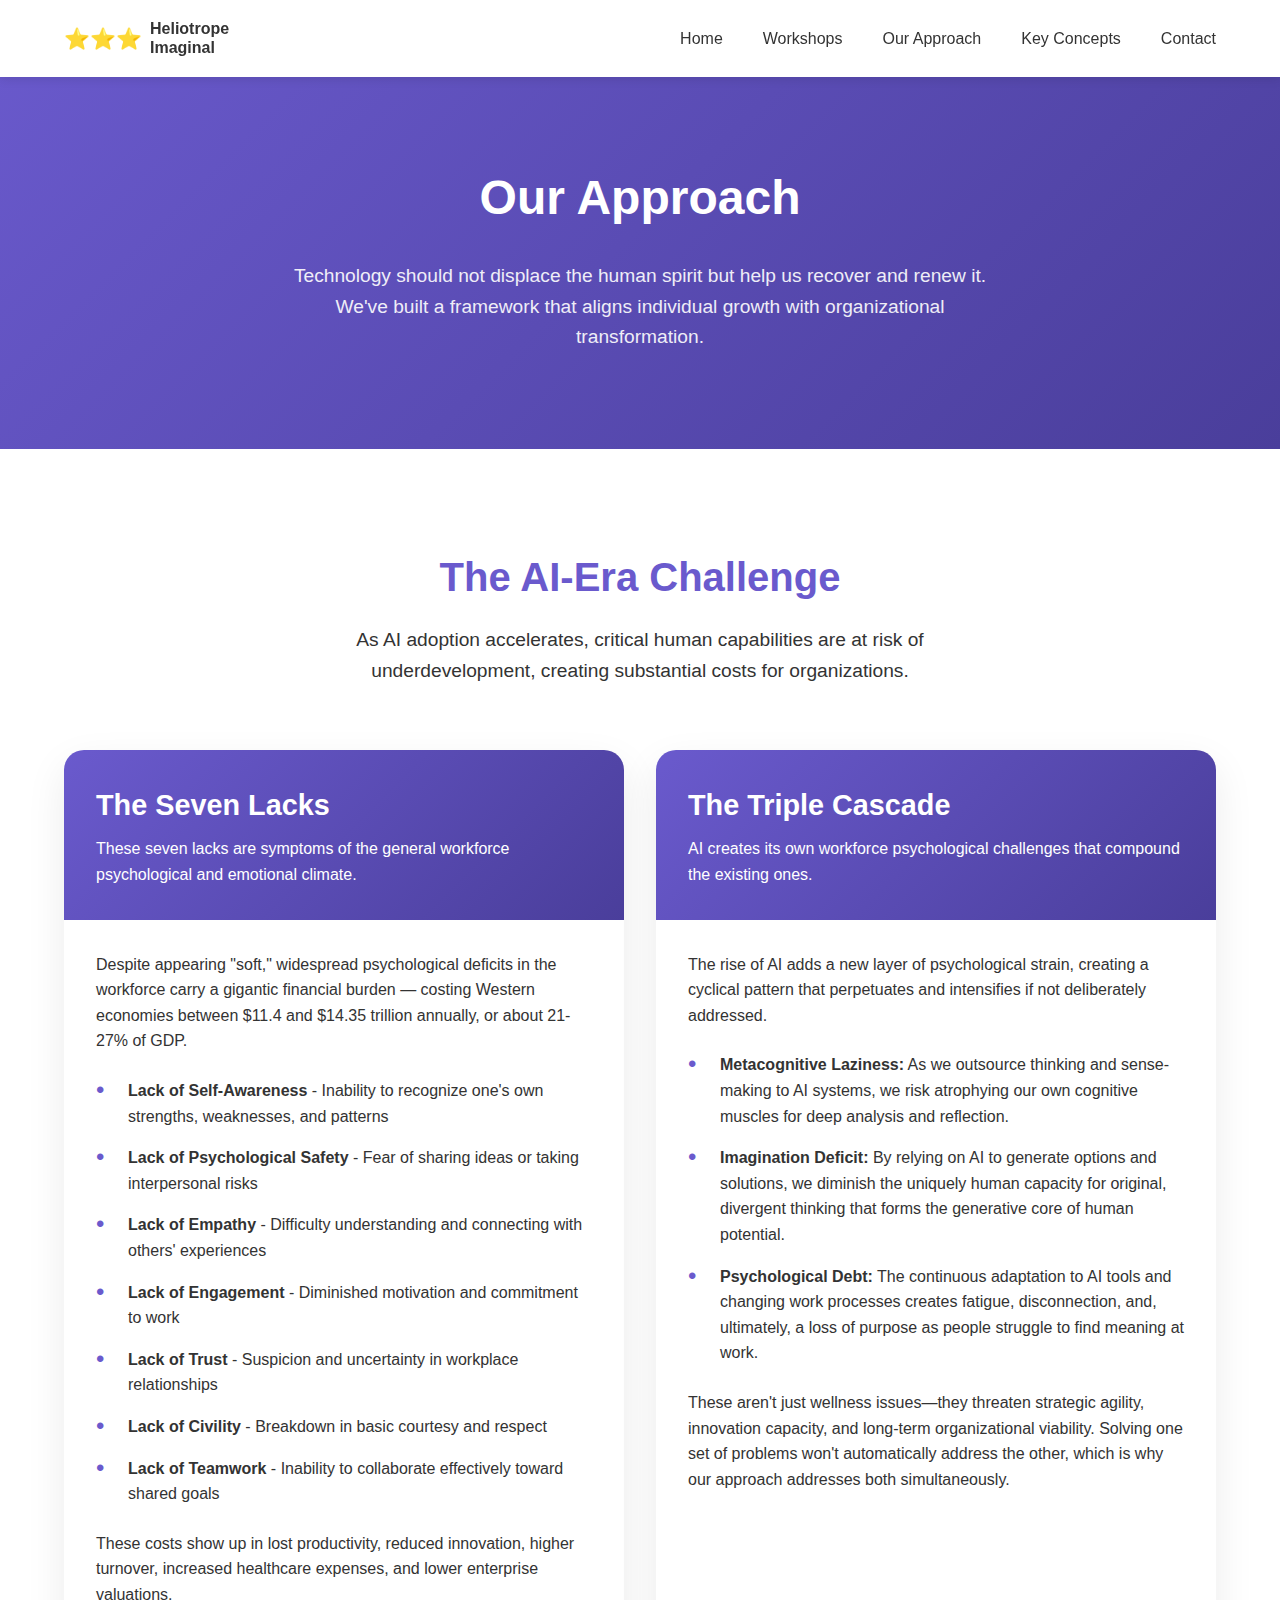
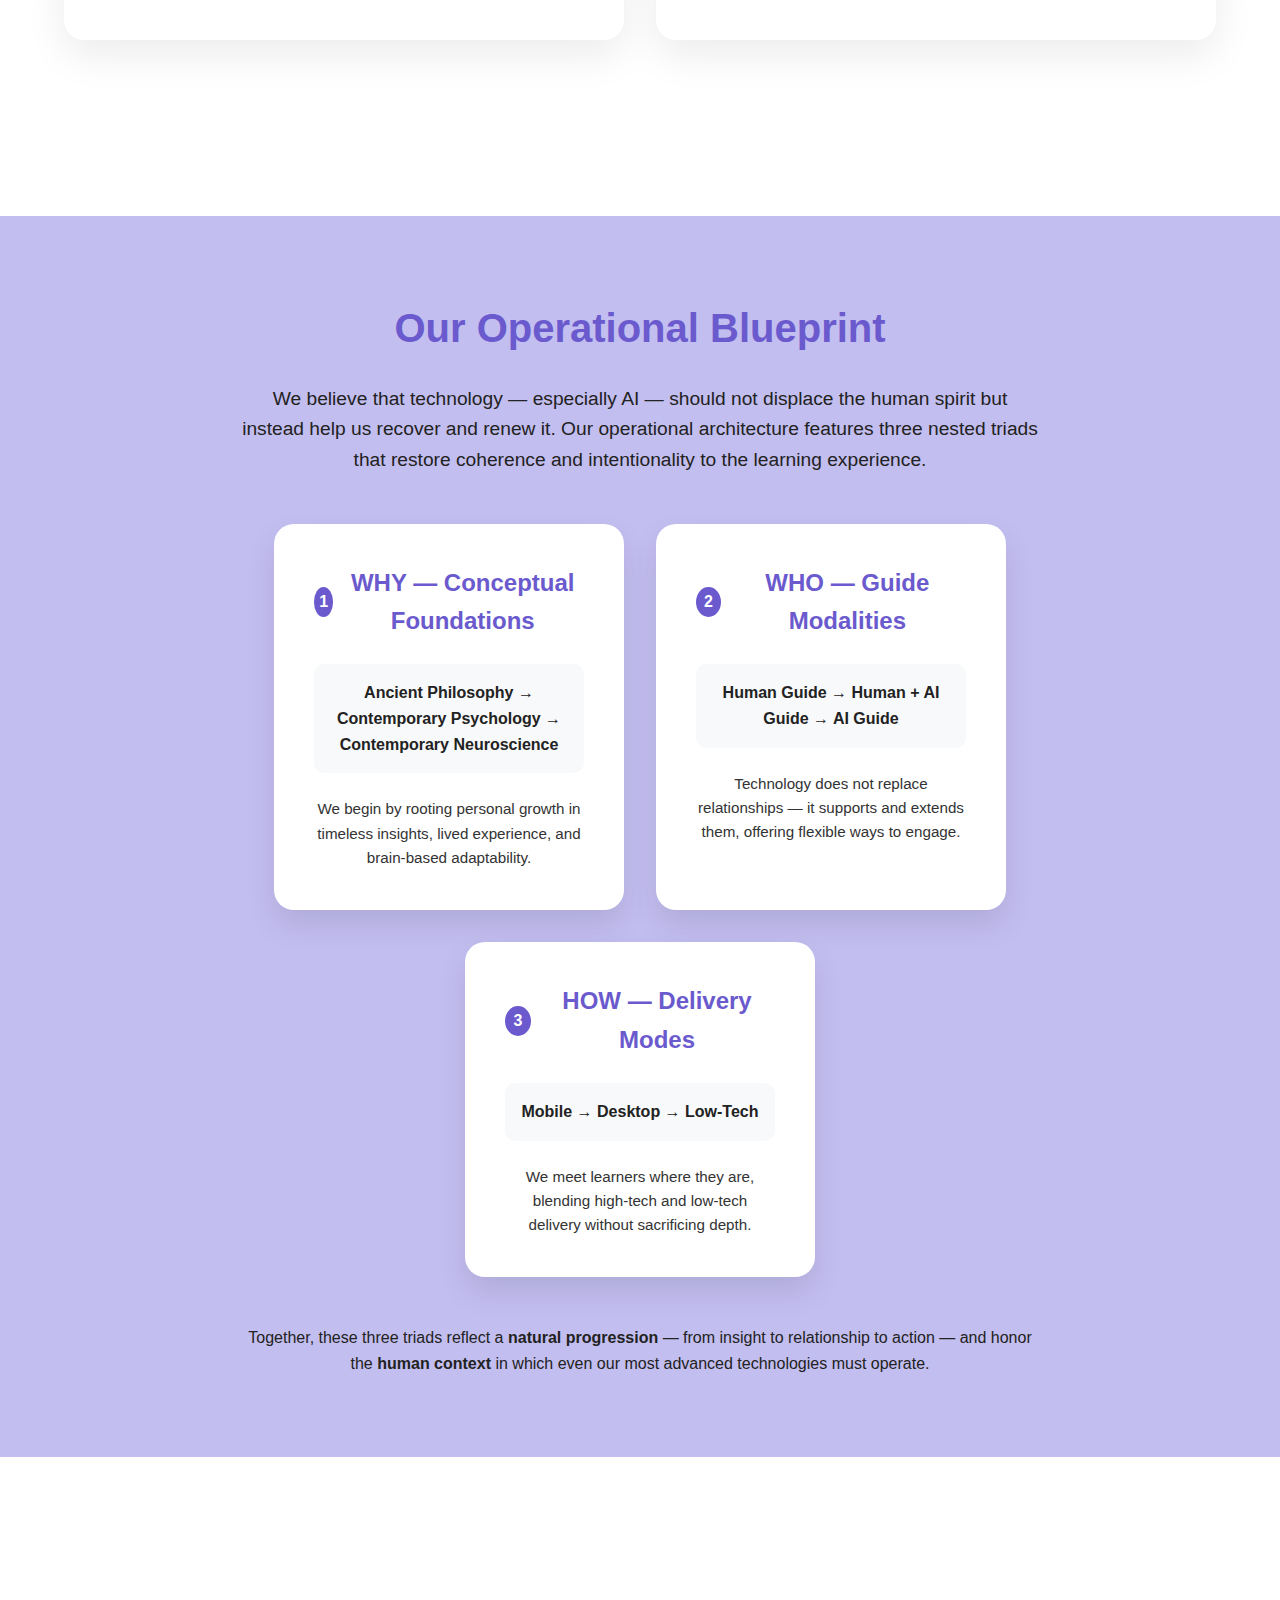
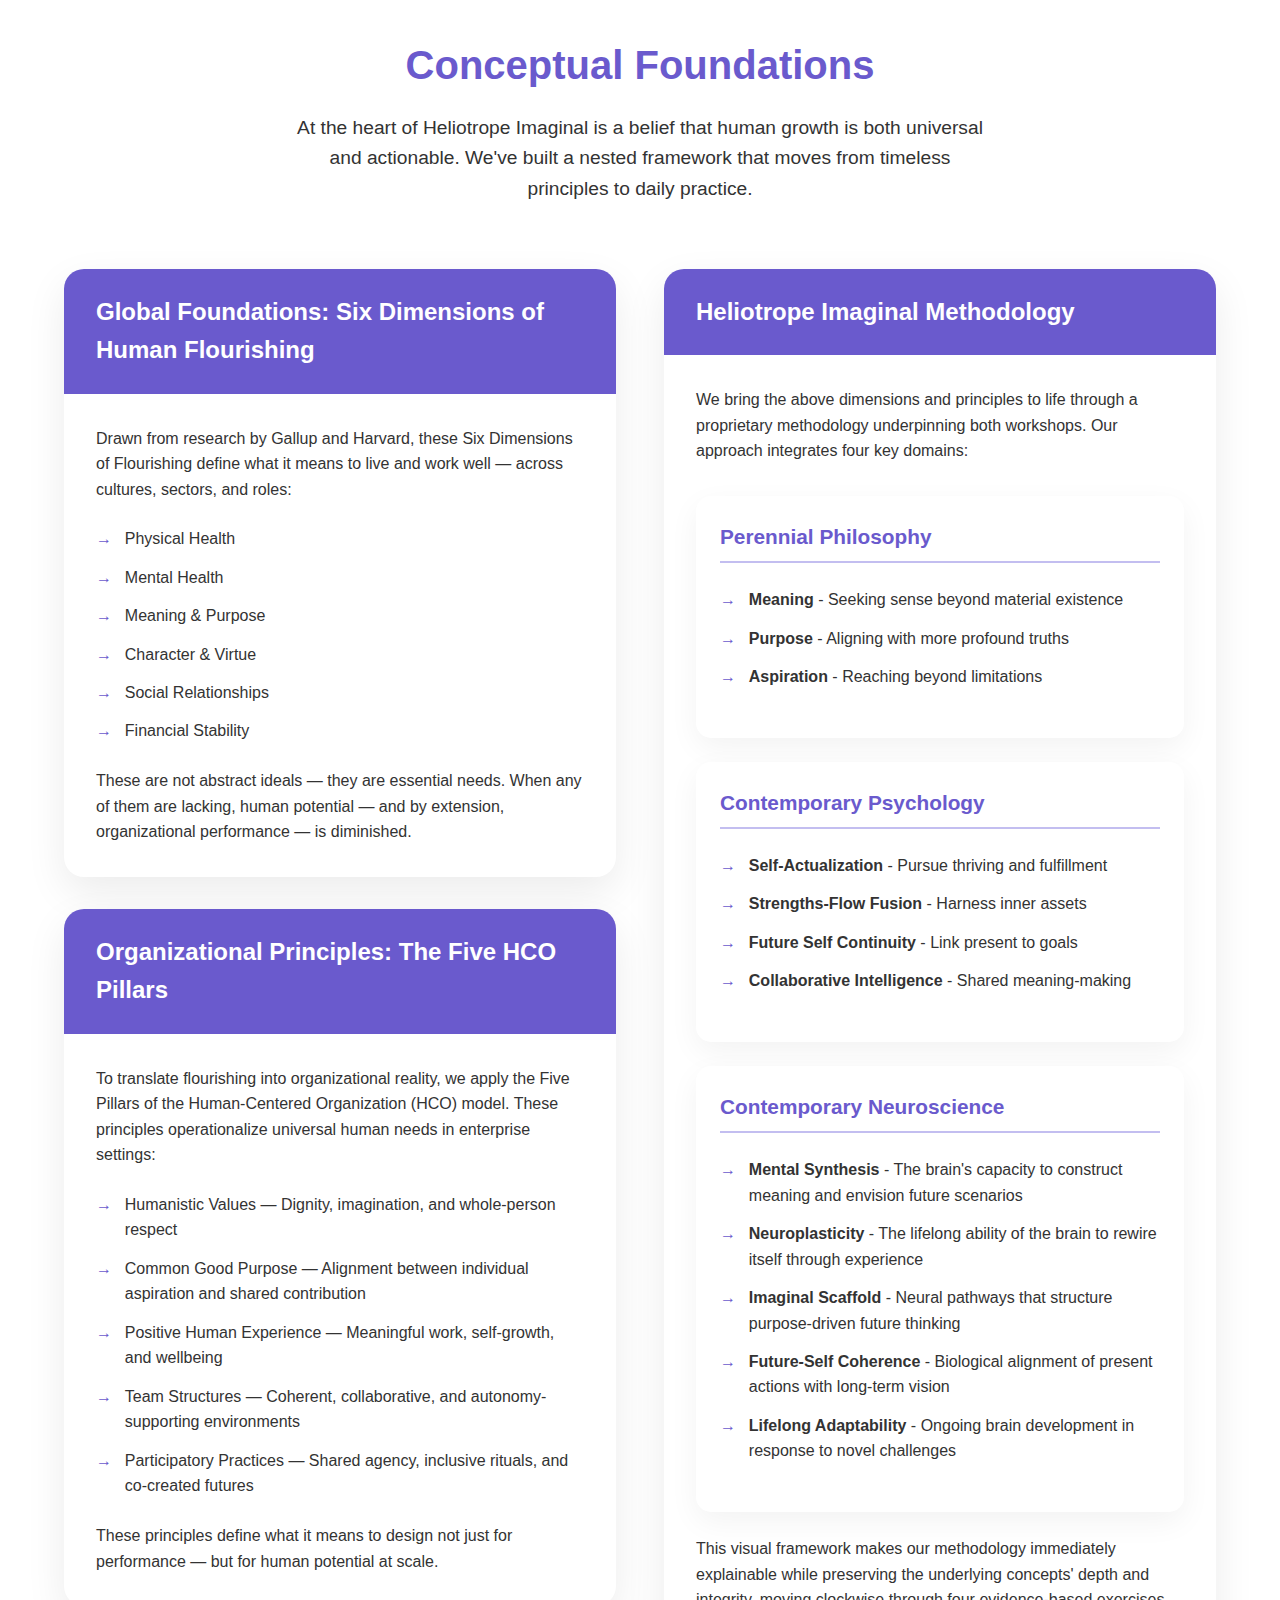
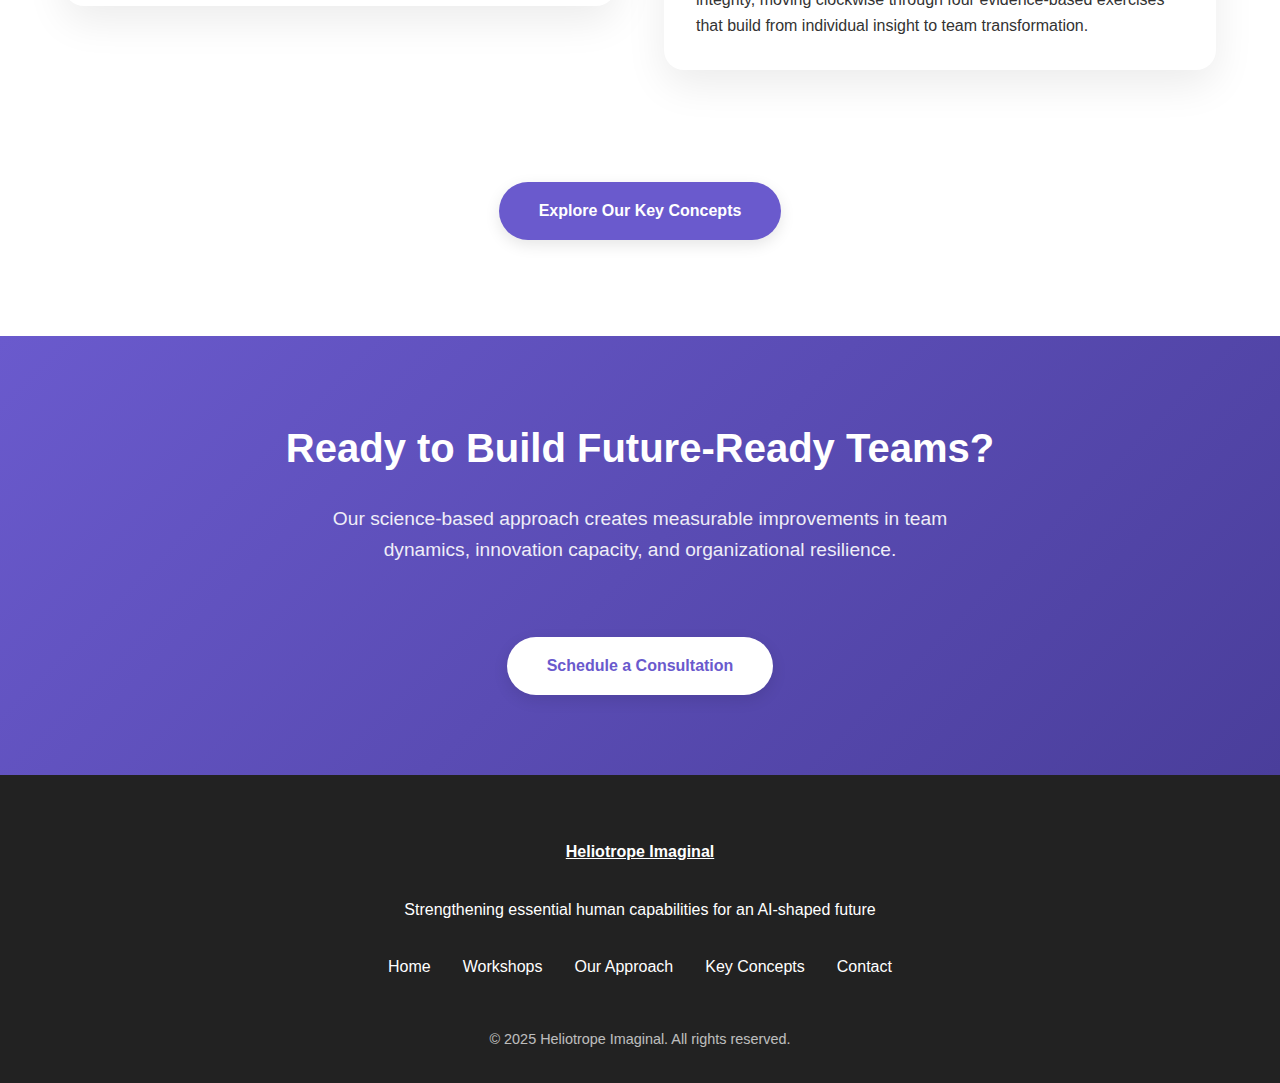
<file: approach-page.html>
<!DOCTYPE html>
<html lang="en">
<head>
    <meta charset="UTF-8">
    <meta name="viewport" content="width=device-width, initial-scale=1.0">
    <title>Our Approach | Heliotrope Imaginal</title>
    <style>
        :root {
            --primary: #6a5acd;
            --primary-light: #c3bef0;
            --secondary: #ef6c00;
            --text: #333333;
            --light-bg: #f8f9fa;
            --white: #ffffff;
            --dark: #222222;
            --gradient: linear-gradient(135deg, var(--primary), #4a3e9b);
        }
        
        * {
            margin: 0;
            padding: 0;
            box-sizing: border-box;
            font-family: 'Inter', -apple-system, BlinkMacSystemFont, 'Segoe UI', Roboto, Oxygen, Ubuntu, Cantarell, sans-serif;
        }
        
        body {
            color: var(--text);
            line-height: 1.6;
            overflow-x: hidden;
        }
        
        .container {
            width: 90%;
            max-width: 1200px;
            margin: 0 auto;
        }
        
        header {
            background: var(--white);
            position: fixed;
            width: 100%;
            top: 0;
            z-index: 1000;
            box-shadow: 0 2px 10px rgba(0,0,0,0.1);
        }
        
        nav {
            display: flex;
            justify-content: space-between;
            align-items: center;
            padding: 1.2rem 0;
        }
        
        .logo {
            display: flex;
            align-items: center;
            text-decoration: none;
            color: var(--text);
            font-weight: 800;
            gap: 0.5rem;
        }
        
        .logo-stars {
            color: var(--secondary);
            font-size: 1.3rem;
        }
        
        .logo-text {
            line-height: 1.2;
        }
        
        .nav-links {
            display: flex;
            gap: 2.5rem;
        }
        
        .nav-links a {
            text-decoration: none;
            color: var(--text);
            font-weight: 500;
            position: relative;
            transition: color 0.3s;
        }
        
        .nav-links a:hover {
            color: var(--primary);
        }
        
        .nav-links a::after {
            content: '';
            position: absolute;
            bottom: -5px;
            left: 0;
            width: 0;
            height: 2px;
            background: var(--primary);
            transition: width 0.3s;
        }
        
        .nav-links a:hover::after {
            width: 100%;
        }
        
        .page-header {
            background: var(--gradient);
            color: var(--white);
            padding: 10rem 0 6rem;
            text-align: center;
        }
        
        .page-header h1 {
            font-size: 3rem;
            margin-bottom: 1.5rem;
            font-weight: 800;
        }
        
        .page-header p {
            font-size: 1.2rem;
            max-width: 700px;
            margin: 0 auto;
            opacity: 0.9;
        }
        
        section {
            padding: 6rem 0;
        }
        
        .section-title {
            text-align: center;
            margin-bottom: 4rem;
        }
        
        .section-title h2 {
            font-size: 2.5rem;
            color: var(--primary);
            margin-bottom: 1rem;
            font-weight: 700;
        }
        
        .section-title p {
            font-size: 1.2rem;
            color: var(--text);
            max-width: 700px;
            margin: 0 auto;
        }
        
        .challenge-section {
            margin-bottom: 5rem;
        }
        
        .challenges {
            display: flex;
            flex-wrap: wrap;
            gap: 2rem;
            margin-top: 3rem;
        }
        
        .challenge-card {
            flex: 1 1 500px;
            background: var(--white);
            border-radius: 20px;
            overflow: hidden;
            box-shadow: 0 15px 40px rgba(0,0,0,0.08);
        }
        
        .challenge-header {
            background: var(--gradient);
            color: var(--white);
            padding: 2rem;
        }
        
        .challenge-header h3 {
            font-size: 1.8rem;
            margin-bottom: 0.5rem;
        }
        
        .challenge-content {
            padding: 2rem;
        }
        
        .challenge-list {
            list-style-type: none;
            margin: 1.5rem 0;
        }
        
        .challenge-list li {
            margin-bottom: 1rem;
            padding-left: 2rem;
            position: relative;
        }
        
        .challenge-list li::before {
            content: '•';
            position: absolute;
            left: 0;
            color: var(--primary);
            font-size: 1.5rem;
            line-height: 1;
        }
        
        .blueprint {
            background: var(--primary-light);
            padding: 5rem 0;
            color: var(--dark);
            text-align: center;
        }
        
        .blueprint-content {
            max-width: 800px;
            margin: 0 auto;
        }
        
        .blueprint h2 {
            font-size: 2.5rem;
            margin-bottom: 1.5rem;
            color: var(--primary);
        }
        
        .blueprint-intro {
            font-size: 1.2rem;
            margin-bottom: 3rem;
        }
        
        .triad-cards {
            display: flex;
            flex-wrap: wrap;
            gap: 2rem;
            justify-content: center;
            margin-top: 3rem;
        }
        
        .triad-card {
            flex: 1 1 300px;
            max-width: 350px;
            background: var(--white);
            border-radius: 20px;
            padding: 2.5rem;
            box-shadow: 0 15px 30px rgba(0,0,0,0.1);
        }
        
        .triad-title {
            font-size: 1.5rem;
            color: var(--primary);
            margin-bottom: 1.5rem;
            display: flex;
            align-items: center;
            justify-content: center;
            gap: 0.5rem;
        }
        
        .triad-title span {
            background: var(--primary);
            color: var(--white);
            width: 30px;
            height: 30px;
            border-radius: 50%;
            display: flex;
            align-items: center;
            justify-content: center;
            font-size: 1rem;
        }
        
        .triad-content {
            text-align: center;
        }
        
        .triad-path {
            margin: 1.5rem 0;
            padding: 1rem;
            background: var(--light-bg);
            border-radius: 10px;
            font-weight: 600;
        }
        
        .triad-description {
            font-size: 0.95rem;
            color: var(--text);
        }
        
        .foundation-section {
            margin-top: 5rem;
        }
        
        .two-columns {
            display: flex;
            flex-wrap: wrap;
            gap: 3rem;
            margin-top: 4rem;
        }
        
        .column {
            flex: 1 1 500px;
        }
        
        .foundation-card {
            background: var(--white);
            border-radius: 20px;
            overflow: hidden;
            box-shadow: 0 15px 40px rgba(0,0,0,0.08);
            margin-bottom: 2rem;
        }
        
        .foundation-header {
            background: var(--primary);
            color: var(--white);
            padding: 1.5rem 2rem;
        }
        
        .foundation-header h3 {
            font-size: 1.5rem;
        }
        
        .foundation-content {
            padding: 2rem;
        }
        
        .foundation-list {
            list-style-type: none;
            margin: 1.5rem 0;
        }
        
        .foundation-list li {
            margin-bottom: 0.8rem;
            padding-left: 1.8rem;
            position: relative;
        }
        
        .foundation-list li::before {
            content: '→';
            position: absolute;
            left: 0;
            color: var(--primary);
        }
        
        .domain-cards {
            margin-top: 2rem;
        }
        
        .domain-card {
            background: var(--white);
            border-radius: 15px;
            padding: 1.5rem;
            margin-bottom: 1.5rem;
            box-shadow: 0 10px 30px rgba(0,0,0,0.05);
        }
        
        .domain-title {
            color: var(--primary);
            font-size: 1.3rem;
            margin-bottom: 1rem;
            padding-bottom: 0.5rem;
            border-bottom: 2px solid var(--primary-light);
        }
        
        .btn {
            display: inline-block;
            background: var(--primary);
            color: var(--white);
            padding: 1rem 2.5rem;
            border-radius: 50px;
            text-decoration: none;
            font-weight: 600;
            transition: all 0.3s;
            box-shadow: 0 5px 15px rgba(0,0,0,0.1);
            margin-top: 2rem;
        }
        
        .btn:hover {
            transform: translateY(-3px);
            box-shadow: 0 8px 25px rgba(0,0,0,0.15);
            background: var(--secondary);
        }
        
        .cta {
            text-align: center;
            padding: 5rem 0;
            background: var(--gradient);
            color: var(--white);
        }
        
        .cta h2 {
            font-size: 2.5rem;
            margin-bottom: 1.5rem;
        }
        
        .cta p {
            font-size: 1.2rem;
            max-width: 700px;
            margin: 0 auto 2.5rem;
            opacity: 0.9;
        }
        
        .btn-white {
            background: var(--white);
            color: var(--primary);
        }
        
        .btn-white:hover {
            background: var(--white);
            color: var(--secondary);
        }
        
        footer {
            background: var(--dark);
            color: var(--white);
            padding: 4rem 0 2rem;
            text-align: center;
        }
        
        .footer-content {
            max-width: 600px;
            margin: 0 auto;
        }
        
        .footer-logo {
            margin-bottom: 2rem;
            display: inline-block;
            color: var(--white);
            font-weight: 700;
        }
        
        .footer-links {
            display: flex;
            justify-content: center;
            flex-wrap: wrap;
            gap: 2rem;
            margin: 2rem 0;
        }
        
        .footer-links a {
            color: var(--white);
            text-decoration: none;
            transition: color 0.3s;
        }
        
        .footer-links a:hover {
            color: var(--primary-light);
        }
        
        .copyright {
            font-size: 0.9rem;
            opacity: 0.7;
            margin-top: 3rem;
        }
        
        @media (max-width: 768px) {
            .nav-links {
                display: none;
            }
            
            .page-header h1 {
                font-size: 2.2rem;
            }
            
            .section-title h2 {
                font-size: 2rem;
            }
            
            .challenge-card, 
            .triad-card, 
            .column {
                flex: 1 1 100%;
                max-width: 100%;
            }
        }
    </style>
</head>
<body>
    <header>
        <div class="container">
            <nav>
                <a href="index.html" class="logo">
                    <div class="logo-stars">
                        ⭐⭐⭐
                    </div>
                    <div class="logo-text">
                        Heliotrope<br>Imaginal
                    </div>
                </a>
                <div class="nav-links">
                    <a href="index.html">Home</a>
                    <a href="workshops.html">Workshops</a>
                    <a href="approach.html">Our Approach</a>
                    <a href="concepts.html">Key Concepts</a>
                    <a href="#contact">Contact</a>
                </div>
            </nav>
        </div>
    </header>

    <section class="page-header">
        <div class="container">
            <h1>Our Approach</h1>
            <p>Technology should not displace the human spirit but help us recover and renew it. We've built a framework that aligns individual growth with organizational transformation.</p>
        </div>
    </section>

    <section class="challenge-section">
        <div class="container">
            <div class="section-title">
                <h2>The AI-Era Challenge</h2>
                <p>As AI adoption accelerates, critical human capabilities are at risk of underdevelopment, creating substantial costs for organizations.</p>
            </div>
            
            <div class="challenges">
                <div class="challenge-card">
                    <div class="challenge-header">
                        <h3>The Seven Lacks</h3>
                        <p>These seven lacks are symptoms of the general workforce psychological and emotional climate.</p>
                    </div>
                    <div class="challenge-content">
                        <p>Despite appearing "soft," widespread psychological deficits in the workforce carry a gigantic financial burden — costing Western economies between $11.4 and $14.35 trillion annually, or about 21-27% of GDP.</p>
                        
                        <ul class="challenge-list">
                            <li><strong>Lack of Self-Awareness</strong> - Inability to recognize one's own strengths, weaknesses, and patterns</li>
                            <li><strong>Lack of Psychological Safety</strong> - Fear of sharing ideas or taking interpersonal risks</li>
                            <li><strong>Lack of Empathy</strong> - Difficulty understanding and connecting with others' experiences</li>
                            <li><strong>Lack of Engagement</strong> - Diminished motivation and commitment to work</li>
                            <li><strong>Lack of Trust</strong> - Suspicion and uncertainty in workplace relationships</li>
                            <li><strong>Lack of Civility</strong> - Breakdown in basic courtesy and respect</li>
                            <li><strong>Lack of Teamwork</strong> - Inability to collaborate effectively toward shared goals</li>
                        </ul>
                        
                        <p>These costs show up in lost productivity, reduced innovation, higher turnover, increased healthcare expenses, and lower enterprise valuations.</p>
                    </div>
                </div>
                
                <div class="challenge-card">
                    <div class="challenge-header">
                        <h3>The Triple Cascade</h3>
                        <p>AI creates its own workforce psychological challenges that compound the existing ones.</p>
                    </div>
                    <div class="challenge-content">
                        <p>The rise of AI adds a new layer of psychological strain, creating a cyclical pattern that perpetuates and intensifies if not deliberately addressed.</p>
                        
                        <ul class="challenge-list">
                            <li><strong>Metacognitive Laziness:</strong> As we outsource thinking and sense-making to AI systems, we risk atrophying our own cognitive muscles for deep analysis and reflection.</li>
                            <li><strong>Imagination Deficit:</strong> By relying on AI to generate options and solutions, we diminish the uniquely human capacity for original, divergent thinking that forms the generative core of human potential.</li>
                            <li><strong>Psychological Debt:</strong> The continuous adaptation to AI tools and changing work processes creates fatigue, disconnection, and, ultimately, a loss of purpose as people struggle to find meaning at work.</li>
                        </ul>
                        
                        <p>These aren't just wellness issues—they threaten strategic agility, innovation capacity, and long-term organizational viability. Solving one set of problems won't automatically address the other, which is why our approach addresses both simultaneously.</p>
                    </div>
                </div>
            </div>
        </div>
    </section>

    <section class="blueprint">
        <div class="container blueprint-content">
            <h2>Our Operational Blueprint</h2>
            <p class="blueprint-intro">We believe that technology — especially AI — should not displace the human spirit but instead help us recover and renew it. Our operational architecture features three nested triads that restore coherence and intentionality to the learning experience.</p>
            
            <div class="triad-cards">
                <div class="triad-card">
                    <h3 class="triad-title"><span>1</span> WHY — Conceptual Foundations</h3>
                    <div class="triad-content">
                        <div class="triad-path">
                            Ancient Philosophy → Contemporary Psychology → Contemporary Neuroscience
                        </div>
                        <p class="triad-description">We begin by rooting personal growth in timeless insights, lived experience, and brain-based adaptability.</p>
                    </div>
                </div>
                
                <div class="triad-card">
                    <h3 class="triad-title"><span>2</span> WHO — Guide Modalities</h3>
                    <div class="triad-content">
                        <div class="triad-path">
                            Human Guide → Human + AI Guide → AI Guide
                        </div>
                        <p class="triad-description">Technology does not replace relationships — it supports and extends them, offering flexible ways to engage.</p>
                    </div>
                </div>
                
                <div class="triad-card">
                    <h3 class="triad-title"><span>3</span> HOW — Delivery Modes</h3>
                    <div class="triad-content">
                        <div class="triad-path">
                            Mobile → Desktop → Low-Tech
                        </div>
                        <p class="triad-description">We meet learners where they are, blending high-tech and low-tech delivery without sacrificing depth.</p>
                    </div>
                </div>
            </div>
            
            <p style="margin-top: 3rem;">Together, these three triads reflect a <strong>natural progression</strong> — from insight to relationship to action — and honor the <strong>human context</strong> in which even our most advanced technologies must operate.</p>
        </div>
    </section>

    <section class="foundation-section">
        <div class="container">
            <div class="section-title">
                <h2>Conceptual Foundations</h2>
                <p>At the heart of Heliotrope Imaginal is a belief that human growth is both universal and actionable. We've built a nested framework that moves from timeless principles to daily practice.</p>
            </div>
            
            <div class="two-columns">
                <div class="column">
                    <div class="foundation-card">
                        <div class="foundation-header">
                            <h3>Global Foundations: Six Dimensions of Human Flourishing</h3>
                        </div>
                        <div class="foundation-content">
                            <p>Drawn from research by Gallup and Harvard, these Six Dimensions of Flourishing define what it means to live and work well — across cultures, sectors, and roles:</p>
                            
                            <ul class="foundation-list">
                                <li>Physical Health</li>
                                <li>Mental Health</li>
                                <li>Meaning & Purpose</li>
                                <li>Character & Virtue</li>
                                <li>Social Relationships</li>
                                <li>Financial Stability</li>
                            </ul>
                            
                            <p>These are not abstract ideals — they are essential needs. When any of them are lacking, human potential — and by extension, organizational performance — is diminished.</p>
                        </div>
                    </div>
                    
                    <div class="foundation-card">
                        <div class="foundation-header">
                            <h3>Organizational Principles: The Five HCO Pillars</h3>
                        </div>
                        <div class="foundation-content">
                            <p>To translate flourishing into organizational reality, we apply the Five Pillars of the Human-Centered Organization (HCO) model. These principles operationalize universal human needs in enterprise settings:</p>
                            
                            <ul class="foundation-list">
                                <li>Humanistic Values — Dignity, imagination, and whole-person respect</li>
                                <li>Common Good Purpose — Alignment between individual aspiration and shared contribution</li>
                                <li>Positive Human Experience — Meaningful work, self-growth, and wellbeing</li>
                                <li>Team Structures — Coherent, collaborative, and autonomy-supporting environments</li>
                                <li>Participatory Practices — Shared agency, inclusive rituals, and co-created futures</li>
                            </ul>
                            
                            <p>These principles define what it means to design not just for performance — but for human potential at scale.</p>
                        </div>
                    </div>
                </div>
                
                <div class="column">
                    <div class="foundation-card">
                        <div class="foundation-header">
                            <h3>Heliotrope Imaginal Methodology</h3>
                        </div>
                        <div class="foundation-content">
                            <p>We bring the above dimensions and principles to life through a proprietary methodology underpinning both workshops. Our approach integrates four key domains:</p>
                            
                            <div class="domain-cards">
                                <div class="domain-card">
                                    <h4 class="domain-title">Perennial Philosophy</h4>
                                    <ul class="foundation-list">
                                        <li><strong>Meaning</strong> - Seeking sense beyond material existence</li>
                                        <li><strong>Purpose</strong> - Aligning with more profound truths</li>
                                        <li><strong>Aspiration</strong> - Reaching beyond limitations</li>
                                    </ul>
                                </div>
                                
                                <div class="domain-card">
                                    <h4 class="domain-title">Contemporary Psychology</h4>
                                    <ul class="foundation-list">
                                        <li><strong>Self-Actualization</strong> - Pursue thriving and fulfillment</li>
                                        <li><strong>Strengths-Flow Fusion</strong> - Harness inner assets</li>
                                        <li><strong>Future Self Continuity</strong> - Link present to goals</li>
                                        <li><strong>Collaborative Intelligence</strong> - Shared meaning-making</li>
                                    </ul>
                                </div>
                                
                                <div class="domain-card">
                                    <h4 class="domain-title">Contemporary Neuroscience</h4>
                                    <ul class="foundation-list">
                                        <li><strong>Mental Synthesis</strong> - The brain's capacity to construct meaning and envision future scenarios</li>
                                        <li><strong>Neuroplasticity</strong> - The lifelong ability of the brain to rewire itself through experience</li>
                                        <li><strong>Imaginal Scaffold</strong> - Neural pathways that structure purpose-driven future thinking</li>
                                        <li><strong>Future-Self Coherence</strong> - Biological alignment of present actions with long-term vision</li>
                                        <li><strong>Lifelong Adaptability</strong> - Ongoing brain development in response to novel challenges</li>
                                    </ul>
                                </div>
                            </div>
                            
                            <p>This visual framework makes our methodology immediately explainable while preserving the underlying concepts' depth and integrity, moving clockwise through four evidence-based exercises that build from individual insight to team transformation.</p>
                        </div>
                    </div>
                </div>
            </div>
            
            <div style="text-align: center; margin-top: 3rem;">
                <a href="concepts.html" class="btn">Explore Our Key Concepts</a>
            </div>
        </div>
    </section>

    <section class="cta" id="contact">
        <div class="container">
            <h2>Ready to Build Future-Ready Teams?</h2>
            <p>Our science-based approach creates measurable improvements in team dynamics, innovation capacity, and organizational resilience.</p>
            <a href="#" class="btn btn-white">Schedule a Consultation</a>
        </div>
    </section>

    <footer>
        <div class="container footer-content">
            <a href="#" class="footer-logo">Heliotrope Imaginal</a>
            <p>Strengthening essential human capabilities for an AI-shaped future</p>
            <div class="footer-links">
                <a href="index.html">Home</a>
                <a href="workshops.html">Workshops</a>
                <a href="approach.html">Our Approach</a>
                <a href="concepts.html">Key Concepts</a>
                <a href="#contact">Contact</a>
            </div>
            <p class="copyright">© 2025 Heliotrope Imaginal. All rights reserved.</p>
        </div>
    </footer>
</body>
</html>
</file>
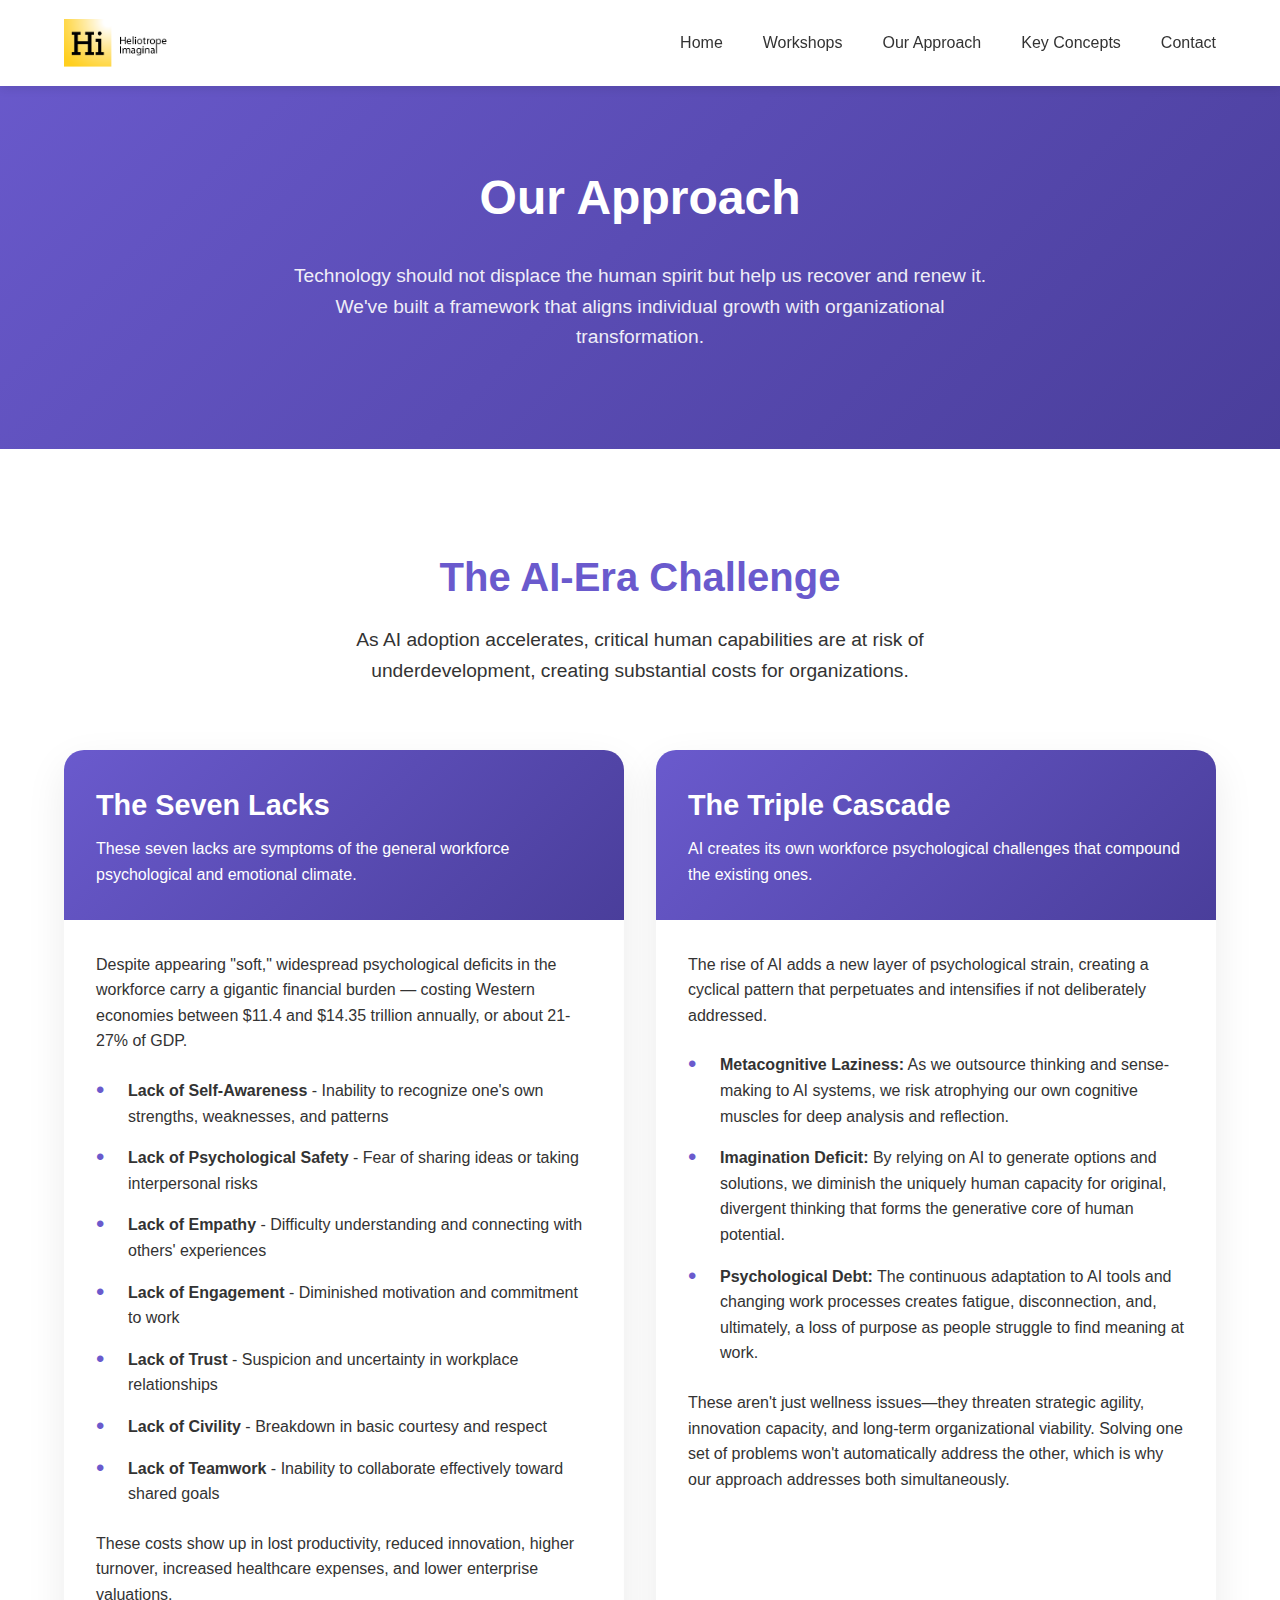
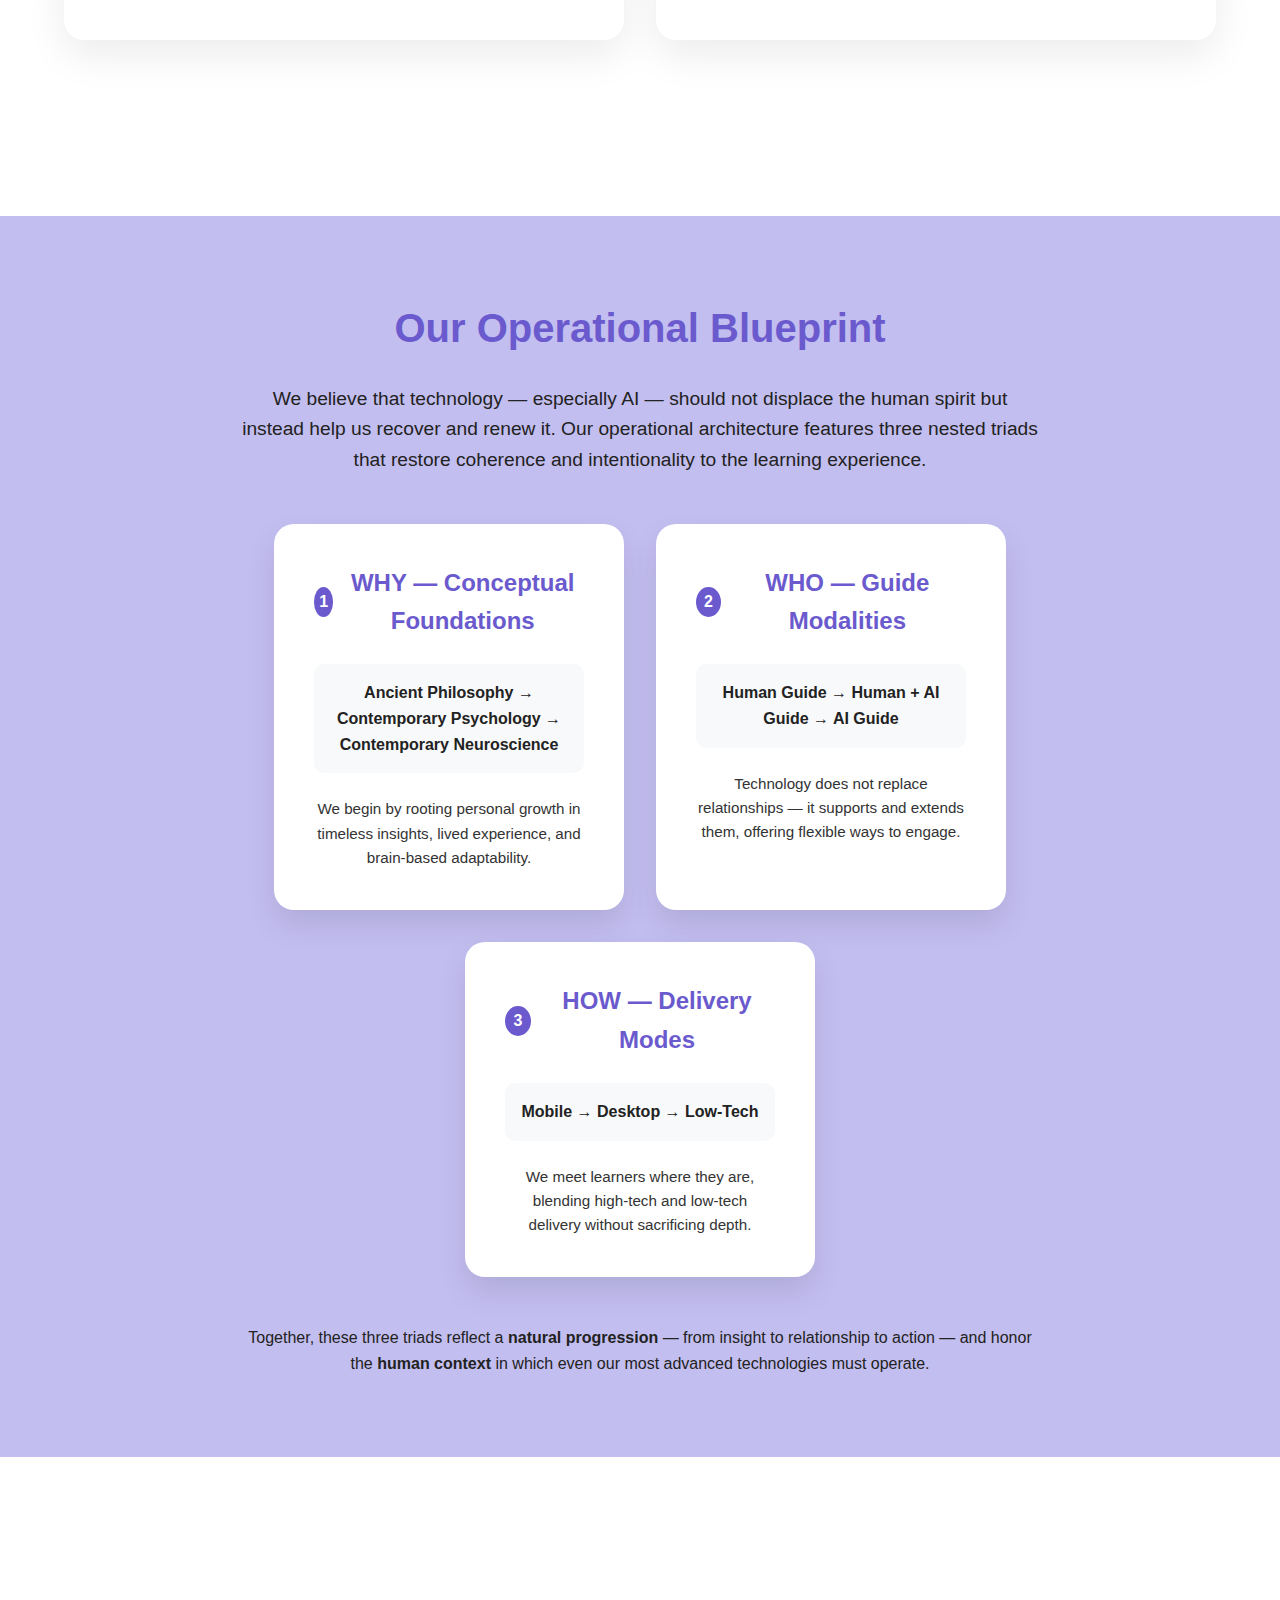
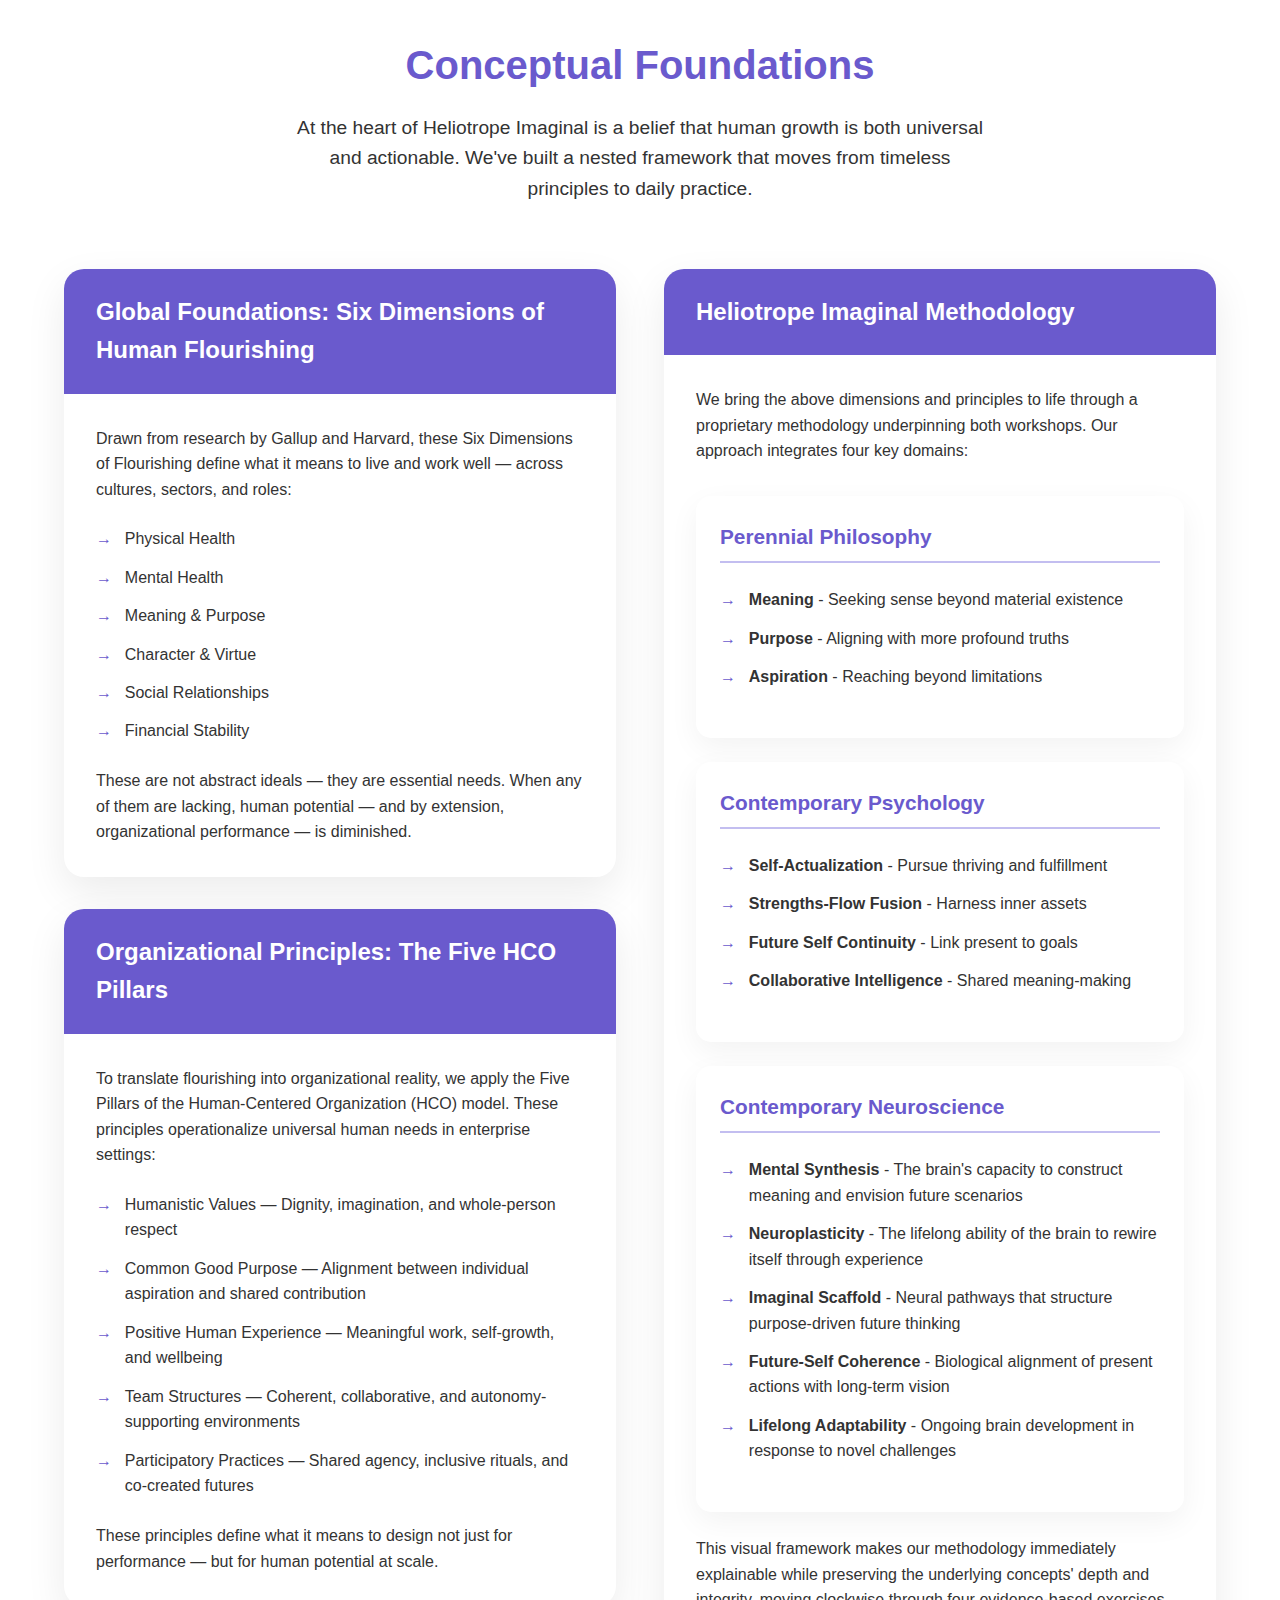
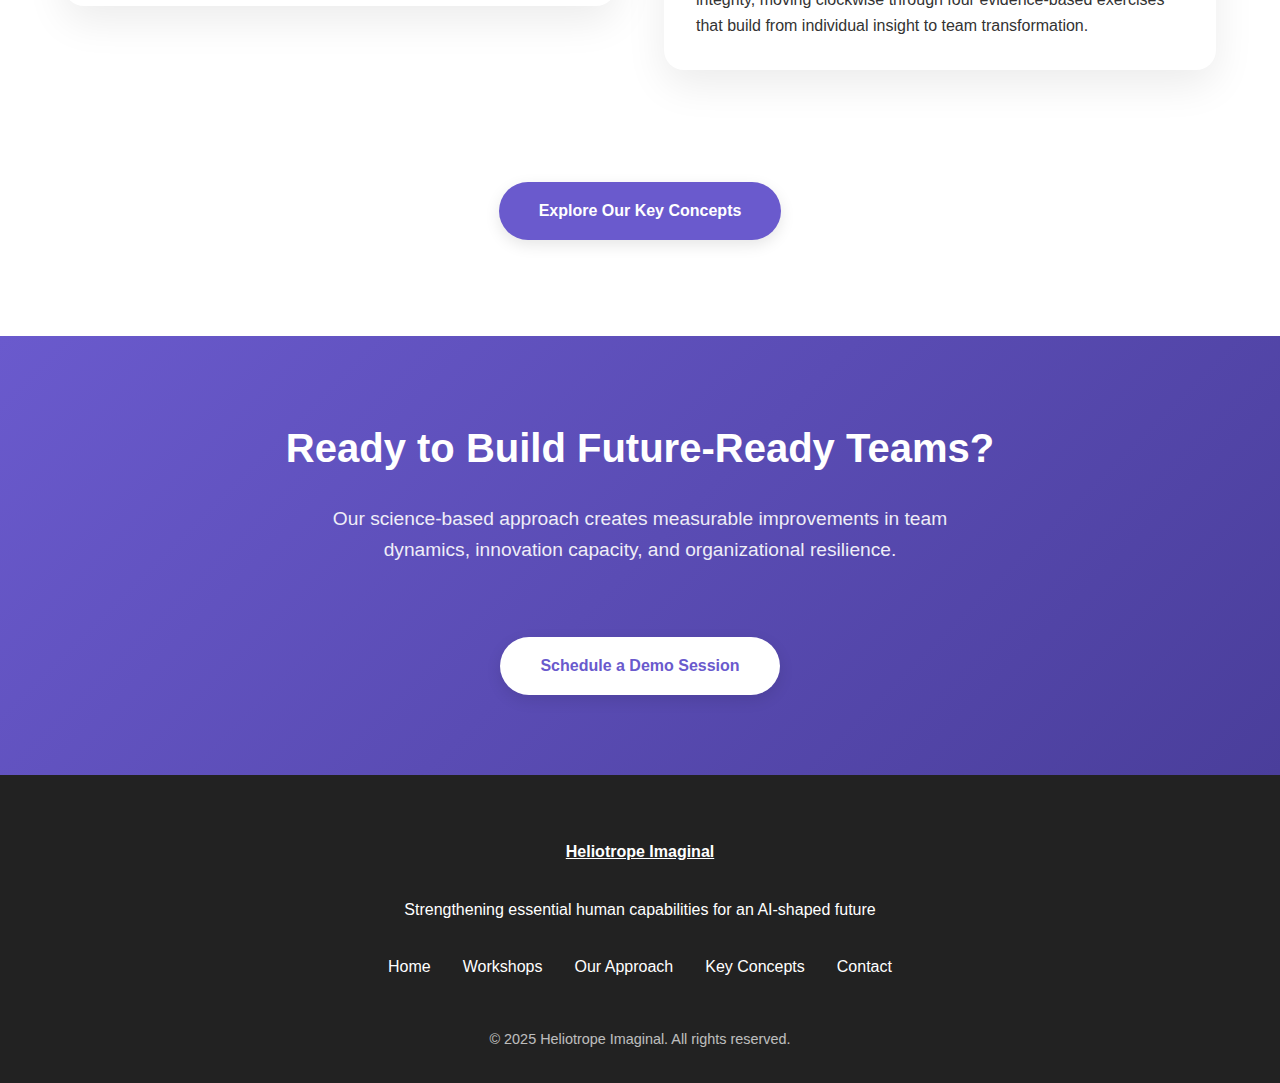
<file: approach.html>
<!DOCTYPE html>
<html lang="en">
<head>
    <meta charset="UTF-8">
    <meta name="viewport" content="width=device-width, initial-scale=1.0">
    <title>Our Approach | Heliotrope Imaginal</title>
    <style>
        :root {
            --primary: #6a5acd;
            --primary-light: #c3bef0;
            --secondary: #ef6c00;
            --text: #333333;
            --light-bg: #f8f9fa;
            --white: #ffffff;
            --dark: #222222;
            --gradient: linear-gradient(135deg, var(--primary), #4a3e9b);
        }
        
        * {
            margin: 0;
            padding: 0;
            box-sizing: border-box;
            font-family: 'Inter', -apple-system, BlinkMacSystemFont, 'Segoe UI', Roboto, Oxygen, Ubuntu, Cantarell, sans-serif;
        }
        
        body {
            color: var(--text);
            line-height: 1.6;
            overflow-x: hidden;
        }
        
        .container {
            width: 90%;
            max-width: 1200px;
            margin: 0 auto;
        }
        
        header {
            background: var(--white);
            position: fixed;
            width: 100%;
            top: 0;
            z-index: 1000;
            box-shadow: 0 2px 10px rgba(0,0,0,0.1);
        }
        
        nav {
            display: flex;
            justify-content: space-between;
            align-items: center;
            padding: 1.2rem 0;
        }
        
        .logo {
            display: flex;
            align-items: center;
            text-decoration: none;
        }
        
        .logo-img {
            width: auto;
            height: 48px; /* Increased from 40px to 48px (20% larger) */
            display: block;
        }
        
        .nav-links {
            display: flex;
            gap: 2.5rem;
        }
        
        .nav-links a {
            text-decoration: none;
            color: var(--text);
            font-weight: 500;
            position: relative;
            transition: color 0.3s;
        }
        
        .nav-links a:hover {
            color: var(--primary);
        }
        
        .nav-links a::after {
            content: '';
            position: absolute;
            bottom: -5px;
            left: 0;
            width: 0;
            height: 2px;
            background: var(--primary);
            transition: width 0.3s;
        }
        
        .nav-links a:hover::after {
            width: 100%;
        }
        
        .page-header {
            background: var(--gradient);
            color: var(--white);
            padding: 10rem 0 6rem;
            text-align: center;
        }
        
        .page-header h1 {
            font-size: 3rem;
            margin-bottom: 1.5rem;
            font-weight: 800;
        }
        
        .page-header p {
            font-size: 1.2rem;
            max-width: 700px;
            margin: 0 auto;
            opacity: 0.9;
        }
        
        section {
            padding: 6rem 0;
        }
        
        .section-title {
            text-align: center;
            margin-bottom: 4rem;
        }
        
        .section-title h2 {
            font-size: 2.5rem;
            color: var(--primary);
            margin-bottom: 1rem;
            font-weight: 700;
        }
        
        .section-title p {
            font-size: 1.2rem;
            color: var(--text);
            max-width: 700px;
            margin: 0 auto;
        }
        
        .challenge-section {
            margin-bottom: 5rem;
        }
        
        .challenges {
            display: flex;
            flex-wrap: wrap;
            gap: 2rem;
            margin-top: 3rem;
        }
        
        .challenge-card {
            flex: 1 1 500px;
            background: var(--white);
            border-radius: 20px;
            overflow: hidden;
            box-shadow: 0 15px 40px rgba(0,0,0,0.08);
        }
        
        .challenge-header {
            background: var(--gradient);
            color: var(--white);
            padding: 2rem;
        }
        
        .challenge-header h3 {
            font-size: 1.8rem;
            margin-bottom: 0.5rem;
        }
        
        .challenge-content {
            padding: 2rem;
        }
        
        .challenge-list {
            list-style-type: none;
            margin: 1.5rem 0;
        }
        
        .challenge-list li {
            margin-bottom: 1rem;
            padding-left: 2rem;
            position: relative;
        }
        
        .challenge-list li::before {
            content: '•';
            position: absolute;
            left: 0;
            color: var(--primary);
            font-size: 1.5rem;
            line-height: 1;
        }
        
        .blueprint {
            background: var(--primary-light);
            padding: 5rem 0;
            color: var(--dark);
            text-align: center;
        }
        
        .blueprint-content {
            max-width: 800px;
            margin: 0 auto;
        }
        
        .blueprint h2 {
            font-size: 2.5rem;
            margin-bottom: 1.5rem;
            color: var(--primary);
        }
        
        .blueprint-intro {
            font-size: 1.2rem;
            margin-bottom: 3rem;
        }
        
        .triad-cards {
            display: flex;
            flex-wrap: wrap;
            gap: 2rem;
            justify-content: center;
            margin-top: 3rem;
        }
        
        .triad-card {
            flex: 1 1 300px;
            max-width: 350px;
            background: var(--white);
            border-radius: 20px;
            padding: 2.5rem;
            box-shadow: 0 15px 30px rgba(0,0,0,0.1);
        }
        
        .triad-title {
            font-size: 1.5rem;
            color: var(--primary);
            margin-bottom: 1.5rem;
            display: flex;
            align-items: center;
            justify-content: center;
            gap: 0.5rem;
        }
        
        .triad-title span {
            background: var(--primary);
            color: var(--white);
            width: 30px;
            height: 30px;
            border-radius: 50%;
            display: flex;
            align-items: center;
            justify-content: center;
            font-size: 1rem;
        }
        
        .triad-content {
            text-align: center;
        }
        
        .triad-path {
            margin: 1.5rem 0;
            padding: 1rem;
            background: var(--light-bg);
            border-radius: 10px;
            font-weight: 600;
        }
        
        .triad-description {
            font-size: 0.95rem;
            color: var(--text);
        }
        
        .foundation-section {
            margin-top: 5rem;
        }
        
        .two-columns {
            display: flex;
            flex-wrap: wrap;
            gap: 3rem;
            margin-top: 4rem;
        }
        
        .column {
            flex: 1 1 500px;
        }
        
        .foundation-card {
            background: var(--white);
            border-radius: 20px;
            overflow: hidden;
            box-shadow: 0 15px 40px rgba(0,0,0,0.08);
            margin-bottom: 2rem;
        }
        
        .foundation-header {
            background: var(--primary);
            color: var(--white);
            padding: 1.5rem 2rem;
        }
        
        .foundation-header h3 {
            font-size: 1.5rem;
        }
        
        .foundation-content {
            padding: 2rem;
        }
        
        .foundation-list {
            list-style-type: none;
            margin: 1.5rem 0;
        }
        
        .foundation-list li {
            margin-bottom: 0.8rem;
            padding-left: 1.8rem;
            position: relative;
        }
        
        .foundation-list li::before {
            content: '→';
            position: absolute;
            left: 0;
            color: var(--primary);
        }
        
        .domain-cards {
            margin-top: 2rem;
        }
        
        .domain-card {
            background: var(--white);
            border-radius: 15px;
            padding: 1.5rem;
            margin-bottom: 1.5rem;
            box-shadow: 0 10px 30px rgba(0,0,0,0.05);
        }
        
        .domain-title {
            color: var(--primary);
            font-size: 1.3rem;
            margin-bottom: 1rem;
            padding-bottom: 0.5rem;
            border-bottom: 2px solid var(--primary-light);
        }
        
        .btn {
            display: inline-block;
            background: var(--primary);
            color: var(--white);
            padding: 1rem 2.5rem;
            border-radius: 50px;
            text-decoration: none;
            font-weight: 600;
            transition: all 0.3s;
            box-shadow: 0 5px 15px rgba(0,0,0,0.1);
            margin-top: 2rem;
        }
        
        .btn:hover {
            transform: translateY(-3px);
            box-shadow: 0 8px 25px rgba(0,0,0,0.15);
            background: var(--secondary);
        }
        
        .cta {
            text-align: center;
            padding: 5rem 0;
            background: var(--gradient);
            color: var(--white);
        }
        
        .cta h2 {
            font-size: 2.5rem;
            margin-bottom: 1.5rem;
        }
        
        .cta p {
            font-size: 1.2rem;
            max-width: 700px;
            margin: 0 auto 2.5rem;
            opacity: 0.9;
        }
        
        .btn-white {
            background: var(--white);
            color: var(--primary);
        }
        
        .btn-white:hover {
            background: var(--white);
            color: var(--secondary);
        }
        
        footer {
            background: var(--dark);
            color: var(--white);
            padding: 4rem 0 2rem;
            text-align: center;
        }
        
        .footer-content {
            max-width: 600px;
            margin: 0 auto;
        }
        
        .footer-logo {
            margin-bottom: 2rem;
            display: inline-block;
            color: var(--white);
            font-weight: 700;
        }
        
        .footer-links {
            display: flex;
            justify-content: center;
            flex-wrap: wrap;
            gap: 2rem;
            margin: 2rem 0;
        }
        
        .footer-links a {
            color: var(--white);
            text-decoration: none;
            transition: color 0.3s;
        }
        
        .footer-links a:hover {
            color: var(--primary-light);
        }
        
        .copyright {
            font-size: 0.9rem;
            opacity: 0.7;
            margin-top: 3rem;
        }
        
        .popup {
            display: none;
            position: fixed;
            top: 0;
            left: 0;
            width: 100%;
            height: 100%;
            background-color: rgba(0,0,0,0.5);
            z-index: 1001;
            overflow-y: auto;
        }

        .popup-content {
            position: relative;
            background-color: var(--white);
            margin: 5% auto;
            padding: 1rem;
            width: 90%;
            max-width: 800px;
            border-radius: 20px;
            box-shadow: 0 5px 15px rgba(0,0,0,0.3);
        }

        .close-popup {
            position: absolute;
            right: 1rem;
            top: 1rem;
            font-size: 2rem;
            cursor: pointer;
            color: var(--text);
            z-index: 1002;
            line-height: 1;
        }

        .popup-iframe {
            width: 100%;
            height: 600px;
            border: none;
        }

        @media (max-width: 768px) {
            .nav-links {
                display: none;
            }
            
            .page-header h1 {
                font-size: 2.2rem;
            }
            
            .section-title h2 {
                font-size: 2rem;
            }
            
            .challenge-card, 
            .triad-card, 
            .column {
                flex: 1 1 100%;
                max-width: 100%;
            }
        }
    </style>
</head>
<body>
    <header>
        <div class="container">
            <nav>
                <a href="index.html" class="logo">
                    <img src="images/HI_logo_horiz.png" alt="Heliotrope Imaginal Logo" class="logo-img">
                </a>
                <div class="nav-links">
                    <a href="index.html">Home</a>
                    <a href="workshops.html">Workshops</a>
                    <a href="approach.html">Our Approach</a>
                    <a href="concepts.html">Key Concepts</a>
                    <a href="#" id="contact-link">Contact</a>
                </div>
            </nav>
        </div>
    </header>

    <section class="page-header">
        <div class="container">
            <h1>Our Approach</h1>
            <p>Technology should not displace the human spirit but help us recover and renew it. We've built a framework that aligns individual growth with organizational transformation.</p>
        </div>
    </section>

    <section class="challenge-section">
        <div class="container">
            <div class="section-title">
                <h2>The AI-Era Challenge</h2>
                <p>As AI adoption accelerates, critical human capabilities are at risk of underdevelopment, creating substantial costs for organizations.</p>
            </div>
            
            <div class="challenges">
                <div class="challenge-card">
                    <div class="challenge-header">
                        <h3>The Seven Lacks</h3>
                        <p>These seven lacks are symptoms of the general workforce psychological and emotional climate.</p>
                    </div>
                    <div class="challenge-content">
                        <p>Despite appearing "soft," widespread psychological deficits in the workforce carry a gigantic financial burden — costing Western economies between $11.4 and $14.35 trillion annually, or about 21-27% of GDP.</p>
                        
                        <ul class="challenge-list">
                            <li><strong>Lack of Self-Awareness</strong> - Inability to recognize one's own strengths, weaknesses, and patterns</li>
                            <li><strong>Lack of Psychological Safety</strong> - Fear of sharing ideas or taking interpersonal risks</li>
                            <li><strong>Lack of Empathy</strong> - Difficulty understanding and connecting with others' experiences</li>
                            <li><strong>Lack of Engagement</strong> - Diminished motivation and commitment to work</li>
                            <li><strong>Lack of Trust</strong> - Suspicion and uncertainty in workplace relationships</li>
                            <li><strong>Lack of Civility</strong> - Breakdown in basic courtesy and respect</li>
                            <li><strong>Lack of Teamwork</strong> - Inability to collaborate effectively toward shared goals</li>
                        </ul>
                        
                        <p>These costs show up in lost productivity, reduced innovation, higher turnover, increased healthcare expenses, and lower enterprise valuations.</p>
                    </div>
                </div>
                
                <div class="challenge-card">
                    <div class="challenge-header">
                        <h3>The Triple Cascade</h3>
                        <p>AI creates its own workforce psychological challenges that compound the existing ones.</p>
                    </div>
                    <div class="challenge-content">
                        <p>The rise of AI adds a new layer of psychological strain, creating a cyclical pattern that perpetuates and intensifies if not deliberately addressed.</p>
                        
                        <ul class="challenge-list">
                            <li><strong>Metacognitive Laziness:</strong> As we outsource thinking and sense-making to AI systems, we risk atrophying our own cognitive muscles for deep analysis and reflection.</li>
                            <li><strong>Imagination Deficit:</strong> By relying on AI to generate options and solutions, we diminish the uniquely human capacity for original, divergent thinking that forms the generative core of human potential.</li>
                            <li><strong>Psychological Debt:</strong> The continuous adaptation to AI tools and changing work processes creates fatigue, disconnection, and, ultimately, a loss of purpose as people struggle to find meaning at work.</li>
                        </ul>
                        
                        <p>These aren't just wellness issues—they threaten strategic agility, innovation capacity, and long-term organizational viability. Solving one set of problems won't automatically address the other, which is why our approach addresses both simultaneously.</p>
                    </div>
                </div>
            </div>
        </div>
    </section>

    <section class="blueprint">
        <div class="container blueprint-content">
            <h2>Our Operational Blueprint</h2>
            <p class="blueprint-intro">We believe that technology — especially AI — should not displace the human spirit but instead help us recover and renew it. Our operational architecture features three nested triads that restore coherence and intentionality to the learning experience.</p>
            
            <div class="triad-cards">
                <div class="triad-card">
                    <h3 class="triad-title"><span>1</span> WHY — Conceptual Foundations</h3>
                    <div class="triad-content">
                        <div class="triad-path">
                            Ancient Philosophy → Contemporary Psychology → Contemporary Neuroscience
                        </div>
                        <p class="triad-description">We begin by rooting personal growth in timeless insights, lived experience, and brain-based adaptability.</p>
                    </div>
                </div>
                
                <div class="triad-card">
                    <h3 class="triad-title"><span>2</span> WHO — Guide Modalities</h3>
                    <div class="triad-content">
                        <div class="triad-path">
                            Human Guide → Human + AI Guide → AI Guide
                        </div>
                        <p class="triad-description">Technology does not replace relationships — it supports and extends them, offering flexible ways to engage.</p>
                    </div>
                </div>
                
                <div class="triad-card">
                    <h3 class="triad-title"><span>3</span> HOW — Delivery Modes</h3>
                    <div class="triad-content">
                        <div class="triad-path">
                            Mobile → Desktop → Low-Tech
                        </div>
                        <p class="triad-description">We meet learners where they are, blending high-tech and low-tech delivery without sacrificing depth.</p>
                    </div>
                </div>
            </div>
            
            <p style="margin-top: 3rem;">Together, these three triads reflect a <strong>natural progression</strong> — from insight to relationship to action — and honor the <strong>human context</strong> in which even our most advanced technologies must operate.</p>
        </div>
    </section>

    <section class="foundation-section">
        <div class="container">
            <div class="section-title">
                <h2>Conceptual Foundations</h2>
                <p>At the heart of Heliotrope Imaginal is a belief that human growth is both universal and actionable. We've built a nested framework that moves from timeless principles to daily practice.</p>
            </div>
            
            <div class="two-columns">
                <div class="column">
                    <div class="foundation-card">
                        <div class="foundation-header">
                            <h3>Global Foundations: Six Dimensions of Human Flourishing</h3>
                        </div>
                        <div class="foundation-content">
                            <p>Drawn from research by Gallup and Harvard, these Six Dimensions of Flourishing define what it means to live and work well — across cultures, sectors, and roles:</p>
                            
                            <ul class="foundation-list">
                                <li>Physical Health</li>
                                <li>Mental Health</li>
                                <li>Meaning & Purpose</li>
                                <li>Character & Virtue</li>
                                <li>Social Relationships</li>
                                <li>Financial Stability</li>
                            </ul>
                            
                            <p>These are not abstract ideals — they are essential needs. When any of them are lacking, human potential — and by extension, organizational performance — is diminished.</p>
                        </div>
                    </div>
                    
                    <div class="foundation-card">
                        <div class="foundation-header">
                            <h3>Organizational Principles: The Five HCO Pillars</h3>
                        </div>
                        <div class="foundation-content">
                            <p>To translate flourishing into organizational reality, we apply the Five Pillars of the Human-Centered Organization (HCO) model. These principles operationalize universal human needs in enterprise settings:</p>
                            
                            <ul class="foundation-list">
                                <li>Humanistic Values — Dignity, imagination, and whole-person respect</li>
                                <li>Common Good Purpose — Alignment between individual aspiration and shared contribution</li>
                                <li>Positive Human Experience — Meaningful work, self-growth, and wellbeing</li>
                                <li>Team Structures — Coherent, collaborative, and autonomy-supporting environments</li>
                                <li>Participatory Practices — Shared agency, inclusive rituals, and co-created futures</li>
                            </ul>
                            
                            <p>These principles define what it means to design not just for performance — but for human potential at scale.</p>
                        </div>
                    </div>
                </div>
                
                <div class="column">
                    <div class="foundation-card">
                        <div class="foundation-header">
                            <h3>Heliotrope Imaginal Methodology</h3>
                        </div>
                        <div class="foundation-content">
                            <p>We bring the above dimensions and principles to life through a proprietary methodology underpinning both workshops. Our approach integrates four key domains:</p>
                            
                            <div class="domain-cards">
                                <div class="domain-card">
                                    <h4 class="domain-title">Perennial Philosophy</h4>
                                    <ul class="foundation-list">
                                        <li><strong>Meaning</strong> - Seeking sense beyond material existence</li>
                                        <li><strong>Purpose</strong> - Aligning with more profound truths</li>
                                        <li><strong>Aspiration</strong> - Reaching beyond limitations</li>
                                    </ul>
                                </div>
                                
                                <div class="domain-card">
                                    <h4 class="domain-title">Contemporary Psychology</h4>
                                    <ul class="foundation-list">
                                        <li><strong>Self-Actualization</strong> - Pursue thriving and fulfillment</li>
                                        <li><strong>Strengths-Flow Fusion</strong> - Harness inner assets</li>
                                        <li><strong>Future Self Continuity</strong> - Link present to goals</li>
                                        <li><strong>Collaborative Intelligence</strong> - Shared meaning-making</li>
                                    </ul>
                                </div>
                                
                                <div class="domain-card">
                                    <h4 class="domain-title">Contemporary Neuroscience</h4>
                                    <ul class="foundation-list">
                                        <li><strong>Mental Synthesis</strong> - The brain's capacity to construct meaning and envision future scenarios</li>
                                        <li><strong>Neuroplasticity</strong> - The lifelong ability of the brain to rewire itself through experience</li>
                                        <li><strong>Imaginal Scaffold</strong> - Neural pathways that structure purpose-driven future thinking</li>
                                        <li><strong>Future-Self Coherence</strong> - Biological alignment of present actions with long-term vision</li>
                                        <li><strong>Lifelong Adaptability</strong> - Ongoing brain development in response to novel challenges</li>
                                    </ul>
                                </div>
                            </div>
                            
                            <p>This visual framework makes our methodology immediately explainable while preserving the underlying concepts' depth and integrity, moving clockwise through four evidence-based exercises that build from individual insight to team transformation.</p>
                        </div>
                    </div>
                </div>
            </div>
            
            <div style="text-align: center; margin-top: 3rem;">
                <a href="concepts.html" class="btn">Explore Our Key Concepts</a>
            </div>
        </div>
    </section>

    <section class="cta" id="contact">
        <div class="container">
            <h2>Ready to Build Future-Ready Teams?</h2>
            <p>Our science-based approach creates measurable improvements in team dynamics, innovation capacity, and organizational resilience.</p>
            <a href="#" id="demo-link" class="btn btn-white">Schedule a Demo Session</a>
        </div>
    </section>

    <div id="contact-popup" class="popup">
        <div class="popup-content">
            <span class="close-popup">&times;</span>
            <iframe src="https://form.jotform.com/251469357689173" class="popup-iframe" id="contact-form-iframe"></iframe>
        </div>
    </div>

    <footer>
        <div class="container footer-content">
            <a href="#" class="footer-logo">Heliotrope Imaginal</a>
            <p>Strengthening essential human capabilities for an AI-shaped future</p>
            <div class="footer-links">
                <a href="index.html">Home</a>
                <a href="workshops.html">Workshops</a>
                <a href="approach.html">Our Approach</a>
                <a href="concepts.html">Key Concepts</a>
                <a href="#" id="footer-contact">Contact</a>
            </div>
            <p class="copyright">© 2025 Heliotrope Imaginal. All rights reserved.</p>
        </div>
    </footer>

    <script>
        const contactLink = document.getElementById('contact-link');
        const demoLink = document.getElementById('demo-link');
        const footerContact = document.getElementById('footer-contact');
        const popup = document.getElementById('contact-popup');
        const closeBtn = document.querySelector('.close-popup');

        [contactLink, demoLink, footerContact].forEach(link => {
            link.addEventListener('click', (e) => {
                e.preventDefault();
                popup.style.display = 'block';
                document.body.style.overflow = 'hidden';
            });
        });

        closeBtn.addEventListener('click', () => {
            popup.style.display = 'none';
            document.body.style.overflow = '';
        });

        popup.addEventListener('click', (e) => {
            if (e.target === popup) {
                popup.style.display = 'none';
                document.body.style.overflow = '';
            }
        });
    </script>
</body>
</html>
</file>
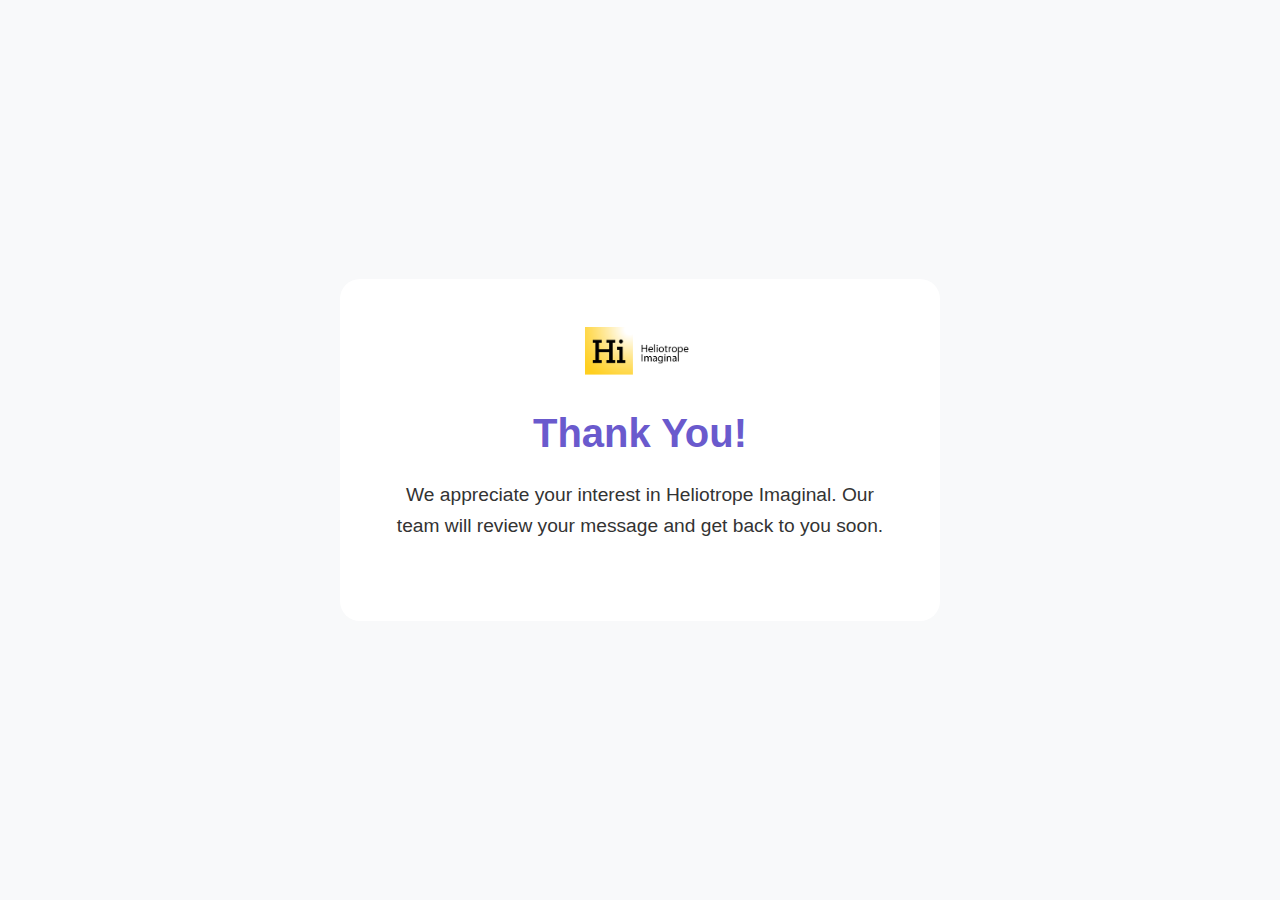
<file: thank-you.html>
<!DOCTYPE html>
<html lang="en">
<head>
    <meta charset="UTF-8">
    <meta name="viewport" content="width=device-width, initial-scale=1.0">
    <title>Thank You | Heliotrope Imaginal</title>
    <style>
        :root {
            --primary: #6a5acd;
            --primary-light: #c3bef0;
            --secondary: #ef6c00;
            --text: #333333;
            --light-bg: #f8f9fa;
            --white: #ffffff;
            --dark: #222222;
            --gradient: linear-gradient(135deg, var(--primary), #4a3e9b);
        }
        
        * {
            margin: 0;
            padding: 0;
            box-sizing: border-box;
            font-family: 'Inter', -apple-system, BlinkMacSystemFont, 'Segoe UI', Roboto, Oxygen, Ubuntu, Cantarell, sans-serif;
        }
        
        body {
            min-height: 100vh;
            display: flex;
            flex-direction: column;
            justify-content: center;
            align-items: center;
            background: var(--light-bg);
            padding: 2rem;
            text-align: center;
        }
        
        .thank-you-container {
            background: var(--white);
            padding: 3rem;
            border-radius: 20px;
            max-width: 600px;
            width: 90%;
        }
        
        .logo-img {
            width: auto;
            height: 48px;
            margin-bottom: 2rem;
        }
        
        h1 {
            color: var(--primary);
            font-size: 2.5rem;
            margin-bottom: 1.5rem;
        }
        
        p {
            font-size: 1.2rem;
            color: var(--text);
            margin-bottom: 2rem;
            line-height: 1.6;
        }
    </style>
</head>
<body>
    <div class="thank-you-container">
        <img src="./images/HI_logo_horiz.png" alt="HeliotropeImaginal Logo" class="logo-img">
        <h1>Thank You!</h1>
        <p>We appreciate your interest in Heliotrope Imaginal. Our team will review your message and get back to you soon.</p>
    </div>
</body>
</html>
</file>
<file: newsite/style.css>
/* ============================================
   Heliotrope Imaginal — Style Sheet
   Theme: Serene (light, clean, navy + warm white)
   ============================================ */

/* --- CSS Custom Properties --- */
:root {
  --color-navy: #1A2D7A;
  --color-dark-text: #002253;
  --color-body-text: #3B3535;
  --color-bg: rgb(231, 238, 249);
  --color-card: rgb(255, 250, 250);
  --color-card-overlay: rgba(255, 250, 250, 0.85);
  --color-grid-cell: #F5F5F5;
  --color-label-bg: #D5DCF6;
  --color-label-text: #1A2D7A;
  --color-divider: rgba(59, 53, 53, 0.5);
  --color-white: #ffffff;
  --font-heading: 'Alexandria', sans-serif;
  --font-body: 'Sora', sans-serif;
  --max-width: 860px;
  --section-padding: 72px 0;
  --card-radius: 12px;
}

/* --- Reset & Base --- */
*, *::before, *::after {
  box-sizing: border-box;
  margin: 0;
  padding: 0;
}

html {
  scroll-behavior: smooth;
}

body {
  font-family: var(--font-body);
  color: var(--color-body-text);
  background-color: var(--color-bg);
  background-image: url("images/field-with-sunflowers-against-blue-sky-beautiful-landscape-banner.jpg");
  background-size: cover;
  background-position: center;
  background-attachment: fixed;
  line-height: 1.7;
  font-size: 16px;
  -webkit-font-smoothing: antialiased;
}

img {
  max-width: 100%;
  height: auto;
  display: block;
}

a {
  color: var(--color-navy);
  text-decoration: none;
}

a:hover {
  text-decoration: underline;
}

h1, h2, h3, h4 {
  font-family: var(--font-heading);
  color: var(--color-dark-text);
  line-height: 1.3;
}

h1 { font-size: clamp(1.8rem, 4vw, 2.5rem); font-weight: 800; }
h2 { font-size: clamp(1.5rem, 3.5vw, 2rem); font-weight: 700; margin-bottom: 16px; }
h3 { font-size: 1.25rem; font-weight: 600; }
h4 { font-size: 1.1rem; font-weight: 600; }

p {
  margin-bottom: 12px;
}

/* --- Layout --- */
.page-wrapper {
  max-width: var(--max-width);
  margin: 0 auto;
  padding: 0 24px;
  padding-top: 80px; /* offset for fixed navbar */
}

.card-section {
  background: var(--color-card);
  border-radius: var(--card-radius);
  padding: 48px 40px;
  margin-bottom: 24px;
}

/* --- Navbar --- */
.navbar {
  position: fixed;
  top: 0;
  left: 0;
  width: 100%;
  z-index: 100;
  background: rgba(255, 250, 250, 0.95);
  backdrop-filter: blur(8px);
  -webkit-backdrop-filter: blur(8px);
  padding: 12px 40px;
  display: flex;
  align-items: center;
  justify-content: space-between;
}

.navbar-logo {
  height: 48px;
  width: auto;
}

/* --- Labels / Badges --- */
.label-group {
  display: flex;
  flex-wrap: wrap;
  gap: 8px;
  margin-bottom: 16px;
}

.label {
  background: var(--color-label-bg);
  color: var(--color-label-text);
  border-radius: 999px;
  padding: 4px 14px;
  font-size: 0.7rem;
  font-weight: 600;
  letter-spacing: 0.08em;
  text-transform: uppercase;
  display: inline-block;
}

/* --- Buttons --- */
.button-group {
  display: flex;
  gap: 16px;
  flex-wrap: wrap;
  justify-content: center;
  margin-top: 24px;
}

.btn {
  border-radius: 8px;
  padding: 12px 28px;
  font-weight: 600;
  font-family: var(--font-body);
  font-size: 0.95rem;
  cursor: pointer;
  text-decoration: none;
  display: inline-block;
  transition: opacity 0.2s, transform 0.2s;
  border: none;
}

.btn:hover {
  opacity: 0.9;
  transform: translateY(-1px);
  text-decoration: none;
}

.btn-solid {
  background: var(--color-navy);
  color: var(--color-white);
}

.btn-outline {
  background: var(--color-card);
  border: 2px solid var(--color-body-text);
  color: var(--color-body-text);
}

/* --- Hero Section --- */
.hero-section {
  background-image: url("images/field-with-sunflowers-against-blue-sky-beautiful-landscape-banner.jpg");
  background-size: cover;
  background-position: center;
  border-radius: var(--card-radius);
  overflow: hidden;
  margin-bottom: 24px;
}

.hero-overlay {
  background: var(--color-card-overlay);
  padding: 48px 40px;
}

.hero-logo {
  width: 180px;
  margin-bottom: 24px;
}

.hero-section h1 {
  margin-bottom: 16px;
}

.hero-section h2 {
  margin-top: 32px;
  margin-bottom: 24px;
}

/* --- Program Grid (2-col) --- */
.program-grid {
  display: grid;
  grid-template-columns: 1fr 1fr;
  gap: 24px;
}

.program-card {
  background: var(--color-card);
  border: 1px solid #e0e0e0;
  border-radius: var(--card-radius);
  padding: 24px;
  display: flex;
  flex-direction: column;
  gap: 12px;
}

.program-card img {
  width: 120px;
}

.program-card .italic {
  font-style: italic;
  color: var(--color-body-text);
  margin-bottom: 0;
}

.program-card a {
  font-weight: 500;
}

/* --- Stat Cards (3-col) --- */
.stat-grid {
  display: grid;
  grid-template-columns: 1fr 1fr 1fr;
  gap: 24px;
  margin: 32px 0;
}

.stat-card {
  text-align: center;
  padding: 24px 16px;
}

.stat-number {
  font-family: var(--font-heading);
  font-size: clamp(2.5rem, 6vw, 4rem);
  font-weight: 800;
  color: var(--color-navy);
  line-height: 1.1;
  margin-bottom: 8px;
}

.stat-card h4 {
  font-size: 1rem;
  margin-bottom: 4px;
}

.stat-card p {
  font-size: 0.9rem;
  margin-bottom: 0;
}

/* --- Video Section --- */
.video-wrapper {
  position: relative;
  padding-bottom: 56.25%;
  height: 0;
  overflow: hidden;
  border-radius: 8px;
  margin-top: 24px;
}

.video-wrapper iframe {
  position: absolute;
  top: 0;
  left: 0;
  width: 100%;
  height: 100%;
  border: 0;
}

/* --- Facilitator Section --- */
.facilitator-divider {
  border: none;
  height: 1px;
  background: var(--color-divider);
  margin: 32px 0;
}

.facilitator-grid {
  display: grid;
  grid-template-columns: 200px 1fr;
  gap: 24px;
  align-items: start;
}

.facilitator-photo {
  width: 100%;
  aspect-ratio: 1 / 1;
  object-fit: cover;
  border-radius: 8px;
}

.facilitator-bio h4 {
  margin-bottom: 4px;
}

.facilitator-bio .italic {
  font-style: italic;
  color: var(--color-body-text);
  font-size: 0.9rem;
  margin-bottom: 12px;
}

.facilitator-bio .label-group {
  margin-top: 12px;
  margin-bottom: 0;
}

.facilitator-bio a {
  font-size: 0.9rem;
}

/* --- CTA Cards (3-col) --- */
.cta-grid {
  display: grid;
  grid-template-columns: 1fr 1fr 1fr;
  gap: 24px;
  margin: 32px 0;
}

.cta-card {
  background: var(--color-grid-cell);
  border-radius: var(--card-radius);
  padding: 24px;
  text-decoration: none;
  color: inherit;
  display: block;
  transition: transform 0.2s, box-shadow 0.2s;
}

.cta-card:hover {
  transform: translateY(-2px);
  box-shadow: 0 4px 16px rgba(0, 0, 0, 0.1);
  text-decoration: none;
}

.cta-card h4 {
  color: var(--color-navy);
  margin-bottom: 8px;
}

.cta-card p {
  margin-bottom: 0;
  font-size: 0.95rem;
}

/* --- Footer --- */
.footer {
  text-align: center;
  padding: 32px 24px;
  font-size: 0.85rem;
  color: var(--color-body-text);
  opacity: 0.7;
}

/* --- Responsive --- */
@media (max-width: 768px) {
  .card-section {
    padding: 32px 20px;
  }

  .hero-overlay {
    padding: 32px 20px;
  }

  .program-grid {
    grid-template-columns: 1fr;
  }

  .stat-grid {
    grid-template-columns: 1fr;
  }

  .facilitator-grid {
    grid-template-columns: 1fr;
  }

  .facilitator-photo {
    max-width: 200px;
  }

  .cta-grid {
    grid-template-columns: 1fr;
  }

  .navbar {
    padding: 12px 20px;
  }

  .navbar-logo {
    height: 36px;
  }

  .button-group {
    flex-direction: column;
    align-items: center;
  }

  .btn {
    width: 100%;
    max-width: 280px;
    text-align: center;
  }
}
</file>
